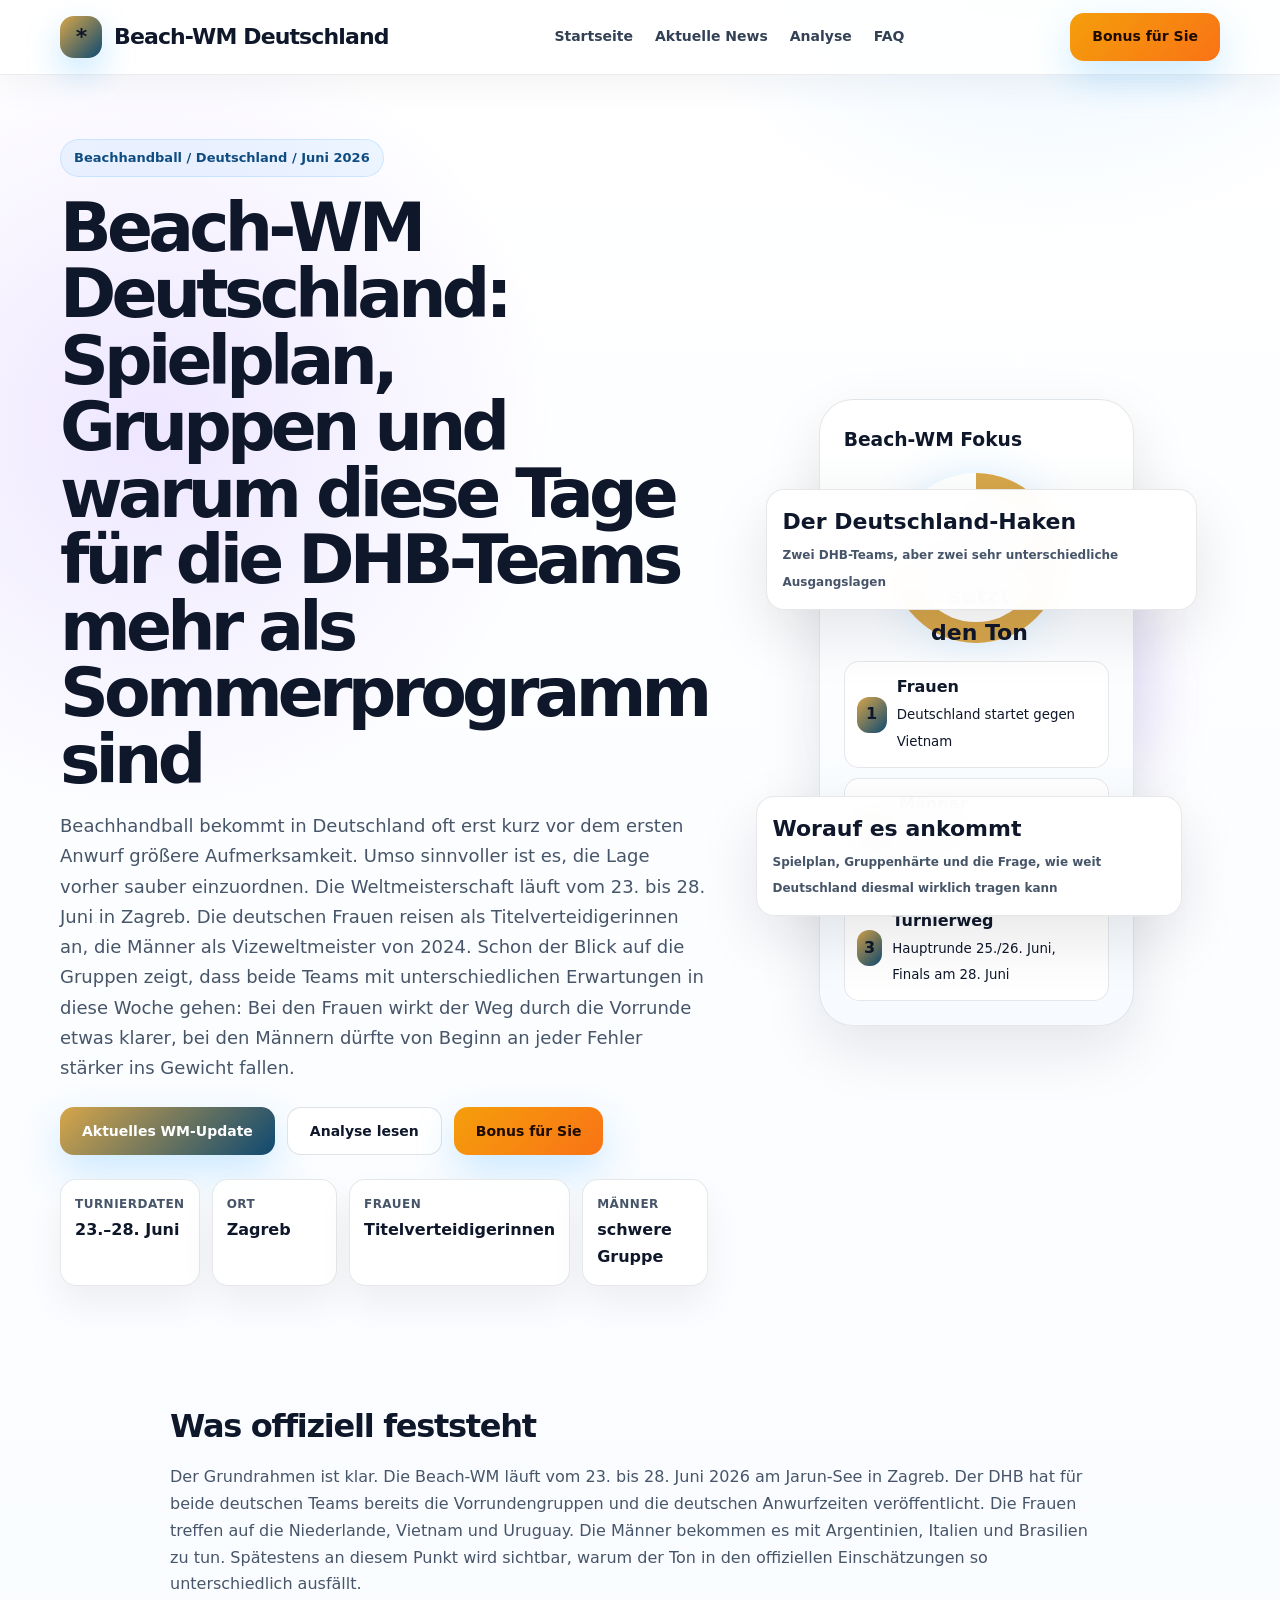
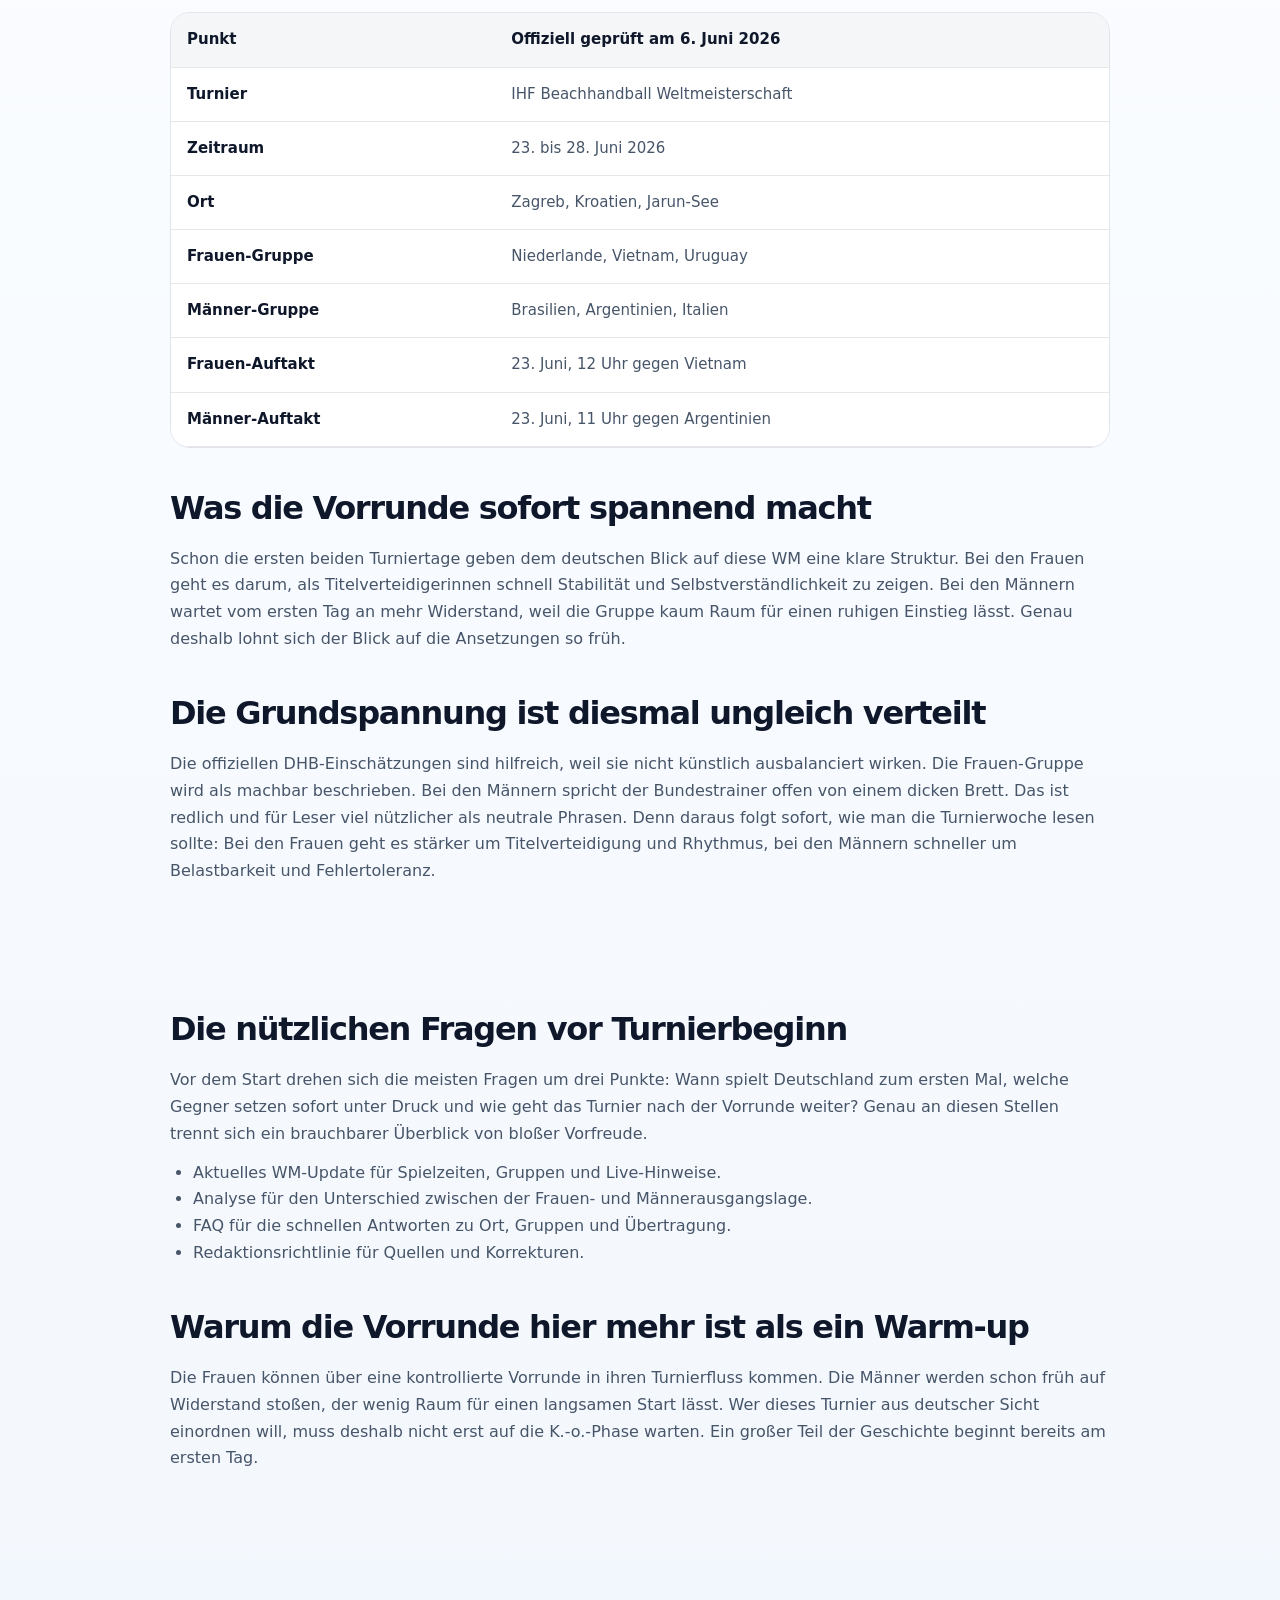
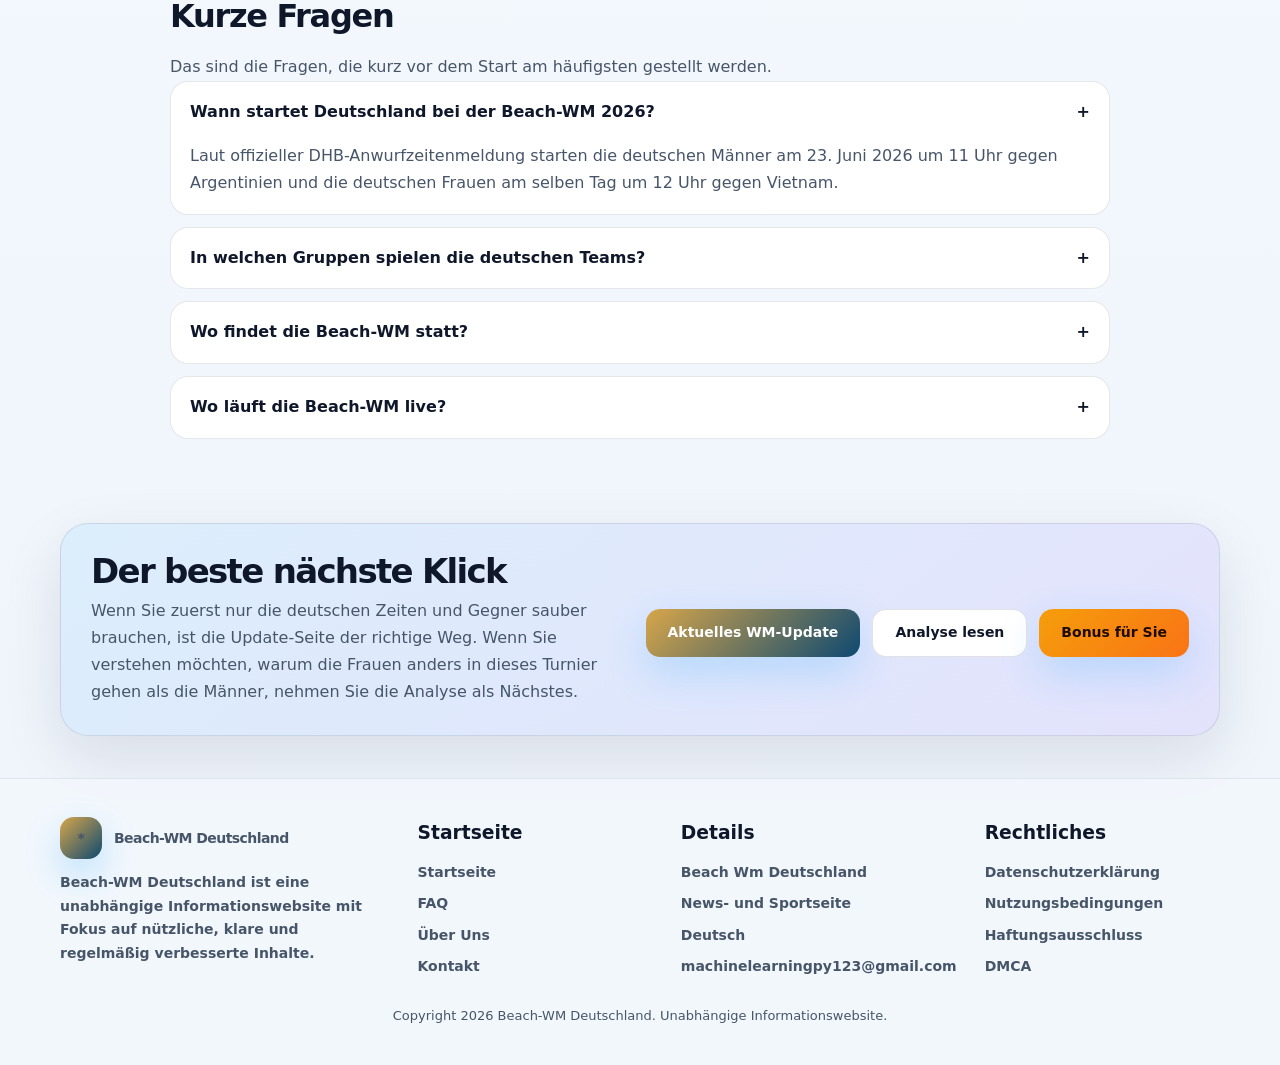
<file: index.html>
<!DOCTYPE html><html lang="de" dir="ltr"><head><meta charset="UTF-8" /><meta name="viewport" content="width=device-width, initial-scale=1.0" /><title>Beach-WM Deutschland | Spielplan, Gruppen und deutsche Titelchancen in Zagreb</title><meta name="description" content="Verfolgen Sie die Beach-WM Deutschland mit den offiziellen Vorrundengruppen, deutschen Anwurfzeiten, Live-Hinweisen und dem Blick auf Frauen-Titelverteidigung und Männer-Druck." /><meta name="robots" content="index, follow, max-image-preview:large" /><link rel="canonical" href="https://machinelearningpy123.github.io/beach-wm-deutschland/" /><meta property="og:title" content="Beach-WM Deutschland | Spielplan, Gruppen und deutsche Titelchancen in Zagreb" /><meta property="og:description" content="Verfolgen Sie die Beach-WM Deutschland mit den offiziellen Vorrundengruppen, deutschen Anwurfzeiten, Live-Hinweisen und dem Blick auf Frauen-Titelverteidigung und Männer-Druck." /><meta property="og:type" content="website" /><meta property="og:url" content="https://machinelearningpy123.github.io/beach-wm-deutschland/" /><meta property="og:image" content="https://machinelearningpy123.github.io/beach-wm-deutschland/assets/cover.svg" /><meta name="twitter:card" content="summary_large_image" /><meta name="twitter:image" content="https://machinelearningpy123.github.io/beach-wm-deutschland/assets/cover.svg" /><link rel="stylesheet" href="assets/style.css" /></head><body><header class="header"><div class="container nav"><a class="brand" href="index.html"><span class="logo">*</span><span>Beach-WM Deutschland</span></a><nav class="links" id="siteLinks"><a href="index.html">Startseite</a><a href="pages/latest-news.html">Aktuelle News</a><a href="pages/analysis.html">Analyse</a><a href="pages/faq.html">FAQ</a></nav><a class="btn bonus" href="https://www.effectivecpmnetwork.com/j9f627innq?key=be46e17df9e34aa3b5b8e77e88a34740" target="_blank" rel="noopener noreferrer">Bonus für Sie</a><button type="button" class="mobile" aria-label="Menü umschalten" aria-expanded="false" aria-controls="siteLinks">Menü</button></div></header><main>
<section class='hero'><div class='container hero-grid'><div><div class='kicker'>Beachhandball / Deutschland / Juni 2026</div><h1>Beach-WM Deutschland: Spielplan, Gruppen und warum diese Tage für die DHB-Teams mehr als Sommerprogramm sind</h1><p>Beachhandball bekommt in Deutschland oft erst kurz vor dem ersten Anwurf größere Aufmerksamkeit. Umso sinnvoller ist es, die Lage vorher sauber einzuordnen. Die Weltmeisterschaft läuft vom 23. bis 28. Juni in Zagreb. Die deutschen Frauen reisen als Titelverteidigerinnen an, die Männer als Vizeweltmeister von 2024. Schon der Blick auf die Gruppen zeigt, dass beide Teams mit unterschiedlichen Erwartungen in diese Woche gehen: Bei den Frauen wirkt der Weg durch die Vorrunde etwas klarer, bei den Männern dürfte von Beginn an jeder Fehler stärker ins Gewicht fallen.</p><div class='hero-actions'><a class='btn' href='pages/latest-news.html'>Aktuelles WM-Update</a><a class='btn secondary' href='pages/analysis.html'>Analyse lesen</a><a class='btn bonus' href='https://www.effectivecpmnetwork.com/j9f627innq?key=be46e17df9e34aa3b5b8e77e88a34740' target='_blank' rel='noopener noreferrer'>Bonus für Sie</a></div><div class='quick-info'><div class='info-card'><small>Turnierdaten</small><strong>23.–28. Juni</strong></div><div class='info-card'><small>Ort</small><strong>Zagreb</strong></div><div class='info-card'><small>Frauen</small><strong>Titelverteidigerinnen</strong></div><div class='info-card'><small>Männer</small><strong>schwere Gruppe</strong></div></div></div><div class='visual'><div class='float one'><strong>Der Deutschland-Haken</strong><span>Zwei DHB-Teams, aber zwei sehr unterschiedliche Ausgangslagen</span></div><div class='mockup'><h3>Beach-WM Fokus</h3><div class='mockup-ring'><span>Die Vorrunde setzt den Ton</span></div><div class='mock-row'><span class='mock-ico'>1</span><div><b>Frauen</b><br><small>Deutschland startet gegen Vietnam</small></div></div><div class='mock-row'><span class='mock-ico'>2</span><div><b>Männer</b><br><small>Auftakt direkt gegen Argentinien</small></div></div><div class='mock-row'><span class='mock-ico'>3</span><div><b>Turnierweg</b><br><small>Hauptrunde 25./26. Juni, Finals am 28. Juni</small></div></div></div><div class='float two'><strong>Worauf es ankommt</strong><span>Spielplan, Gruppenhärte und die Frage, wie weit Deutschland diesmal wirklich tragen kann</span></div></div></div></section>
<section class='section' id='turnierlage'><div class='container article'><h2>Was offiziell feststeht</h2><p>Der Grundrahmen ist klar. Die Beach-WM läuft vom 23. bis 28. Juni 2026 am Jarun-See in Zagreb. Der DHB hat für beide deutschen Teams bereits die Vorrundengruppen und die deutschen Anwurfzeiten veröffentlicht. Die Frauen treffen auf die Niederlande, Vietnam und Uruguay. Die Männer bekommen es mit Argentinien, Italien und Brasilien zu tun. Spätestens an diesem Punkt wird sichtbar, warum der Ton in den offiziellen Einschätzungen so unterschiedlich ausfällt.</p><div class='table-wrap'><table><tr><th>Punkt</th><th>Offiziell geprüft am 6. Juni 2026</th></tr><tr><td>Turnier</td><td>IHF Beachhandball Weltmeisterschaft</td></tr><tr><td>Zeitraum</td><td>23. bis 28. Juni 2026</td></tr><tr><td>Ort</td><td>Zagreb, Kroatien, Jarun-See</td></tr><tr><td>Frauen-Gruppe</td><td>Niederlande, Vietnam, Uruguay</td></tr><tr><td>Männer-Gruppe</td><td>Brasilien, Argentinien, Italien</td></tr><tr><td>Frauen-Auftakt</td><td>23. Juni, 12 Uhr gegen Vietnam</td></tr><tr><td>Männer-Auftakt</td><td>23. Juni, 11 Uhr gegen Argentinien</td></tr></table></div><h2>Was die Vorrunde sofort spannend macht</h2><p>Schon die ersten beiden Turniertage geben dem deutschen Blick auf diese WM eine klare Struktur. Bei den Frauen geht es darum, als Titelverteidigerinnen schnell Stabilität und Selbstverständlichkeit zu zeigen. Bei den Männern wartet vom ersten Tag an mehr Widerstand, weil die Gruppe kaum Raum für einen ruhigen Einstieg lässt. Genau deshalb lohnt sich der Blick auf die Ansetzungen so früh.</p><h2>Die Grundspannung ist diesmal ungleich verteilt</h2><p>Die offiziellen DHB-Einschätzungen sind hilfreich, weil sie nicht künstlich ausbalanciert wirken. Die Frauen-Gruppe wird als machbar beschrieben. Bei den Männern spricht der Bundestrainer offen von einem dicken Brett. Das ist redlich und für Leser viel nützlicher als neutrale Phrasen. Denn daraus folgt sofort, wie man die Turnierwoche lesen sollte: Bei den Frauen geht es stärker um Titelverteidigung und Rhythmus, bei den Männern schneller um Belastbarkeit und Fehlertoleranz.</p></div></section>
<section class='section'><div class='container article'><h2>Die nützlichen Fragen vor Turnierbeginn</h2><p>Vor dem Start drehen sich die meisten Fragen um drei Punkte: Wann spielt Deutschland zum ersten Mal, welche Gegner setzen sofort unter Druck und wie geht das Turnier nach der Vorrunde weiter? Genau an diesen Stellen trennt sich ein brauchbarer Überblick von bloßer Vorfreude.</p><ul><li><a href='pages/latest-news.html'>Aktuelles WM-Update</a> für Spielzeiten, Gruppen und Live-Hinweise.</li><li><a href='pages/analysis.html'>Analyse</a> für den Unterschied zwischen der Frauen- und Männerausgangslage.</li><li><a href='pages/faq.html'>FAQ</a> für die schnellen Antworten zu Ort, Gruppen und Übertragung.</li><li><a href='pages/editorial-policy.html'>Redaktionsrichtlinie</a> für Quellen und Korrekturen.</li></ul><h2>Warum die Vorrunde hier mehr ist als ein Warm-up</h2><p>Die Frauen können über eine kontrollierte Vorrunde in ihren Turnierfluss kommen. Die Männer werden schon früh auf Widerstand stoßen, der wenig Raum für einen langsamen Start lässt. Wer dieses Turnier aus deutscher Sicht einordnen will, muss deshalb nicht erst auf die K.-o.-Phase warten. Ein großer Teil der Geschichte beginnt bereits am ersten Tag.</p></div></section>
<section class='section'><div class='container article'><h2>Kurze Fragen</h2><p>Das sind die Fragen, die kurz vor dem Start am häufigsten gestellt werden.</p><div class='faq'><div class='faq-item active'><div class='faq-q'>Wann startet Deutschland bei der Beach-WM 2026? <span>+</span></div><div class='faq-a'><p>Laut offizieller DHB-Anwurfzeitenmeldung starten die deutschen Männer am 23. Juni 2026 um 11 Uhr gegen Argentinien und die deutschen Frauen am selben Tag um 12 Uhr gegen Vietnam.</p></div></div><div class='faq-item'><div class='faq-q'>In welchen Gruppen spielen die deutschen Teams? <span>+</span></div><div class='faq-a'><p>Die deutschen Frauen spielen laut offizieller DHB-Auslosungsmeldung in Gruppe A gegen die Niederlande, Vietnam und Uruguay. Die deutschen Männer wurden in Gruppe D mit Brasilien, Argentinien und Italien gelost.</p></div></div><div class='faq-item'><div class='faq-q'>Wo findet die Beach-WM statt? <span>+</span></div><div class='faq-a'><p>Die offizielle DHB-Eventseite und die IHF führen Zagreb in Kroatien als Austragungsort der Beachhandball-Weltmeisterschaft vom 23. bis 28. Juni 2026.</p></div></div><div class='faq-item'><div class='faq-q'>Wo läuft die Beach-WM live? <span>+</span></div><div class='faq-a'><p>Der DHB nennt Dyn als Live-Übertragungspartner. Die IHF kündigt zusätzlich Livestreams über den offiziellen Competitions-YouTube-Kanal mit möglichen Geobeschränkungen an.</p></div></div></div></div></section>
<section class='section'><div class='container'><div class='cta'><div><h2>Der beste nächste Klick</h2><p>Wenn Sie zuerst nur die deutschen Zeiten und Gegner sauber brauchen, ist die Update-Seite der richtige Weg. Wenn Sie verstehen möchten, warum die Frauen anders in dieses Turnier gehen als die Männer, nehmen Sie die Analyse als Nächstes.</p></div><div class='hero-actions'><a class='btn' href='pages/latest-news.html'>Aktuelles WM-Update</a><a class='btn secondary' href='pages/analysis.html'>Analyse lesen</a><a class='btn bonus' href='https://www.effectivecpmnetwork.com/j9f627innq?key=be46e17df9e34aa3b5b8e77e88a34740' target='_blank' rel='noopener noreferrer'>Bonus für Sie</a></div></div></div></section>
</main><footer class="footer"><div class="container footer-grid"><div><a class="brand" href="index.html"><span class="logo">*</span><span>Beach-WM Deutschland</span></a><p style="margin-top:12px">Beach-WM Deutschland ist eine unabhängige Informationswebsite mit Fokus auf nützliche, klare und regelmäßig verbesserte Inhalte.</p></div><div><h3>Startseite</h3><ul><li><a href="index.html">Startseite</a></li><li><a href="pages/faq.html">FAQ</a></li><li><a href="pages/about-us.html">Über Uns</a></li><li><a href="pages/contact-us.html">Kontakt</a></li></ul></div><div><h3>Details</h3><ul><li>Beach Wm Deutschland</li><li>News- und Sportseite</li><li>Deutsch</li><li><a href="mailto:machinelearningpy123@gmail.com">machinelearningpy123@gmail.com</a></li></ul></div><div><h3>Rechtliches</h3><ul><li><a href="pages/privacy-policy.html">Datenschutzerklärung</a></li><li><a href="pages/terms-and-conditions.html">Nutzungsbedingungen</a></li><li><a href="pages/disclaimer.html">Haftungsausschluss</a></li><li><a href="pages/dmca.html">DMCA</a></li></ul></div></div><div class="container copy">Copyright 2026 Beach-WM Deutschland. Unabhängige Informationswebsite.</div></footer><script type="application/ld+json">
{
  "@context": "https://schema.org",
  "@type": "WebSite",
  "@id": "https://machinelearningpy123.github.io/beach-wm-deutschland/#website",
  "name": "Beach-WM Deutschland",
  "url": "https://machinelearningpy123.github.io/beach-wm-deutschland/",
  "description": "Beach-WM Deutschland bündelt aktuelle Infos, Einordnung und Folgeseiten rund um Beach Wm Deutschland.",
  "inLanguage": "de",
  "publisher": {
    "@id": "https://machinelearningpy123.github.io/beach-wm-deutschland/#organization"
  }
}
</script>
<script type="application/ld+json">
{
  "@context": "https://schema.org",
  "@type": "Organization",
  "@id": "https://machinelearningpy123.github.io/beach-wm-deutschland/#organization",
  "name": "Beach-WM Deutschland",
  "url": "https://machinelearningpy123.github.io/beach-wm-deutschland/",
  "email": "machinelearningpy123@gmail.com",
  "contactPoint": [
    {
      "@type": "ContactPoint",
      "email": "machinelearningpy123@gmail.com",
      "contactType": "editorial"
    }
  ],
  "publishingPrinciples": "https://machinelearningpy123.github.io/beach-wm-deutschland/pages/editorial-policy.html"
}
</script>
<script type="application/ld+json">
{
  "@context": "https://schema.org",
  "@type": "BreadcrumbList",
  "itemListElement": [
    {
      "@type": "ListItem",
      "position": 1,
      "name": "Startseite",
      "item": "https://machinelearningpy123.github.io/beach-wm-deutschland/"
    }
  ]
}
</script>
<script type="application/ld+json">
{
  "@context": "https://schema.org",
  "@type": "CollectionPage",
  "@id": "https://machinelearningpy123.github.io/beach-wm-deutschland/#webpage",
  "url": "https://machinelearningpy123.github.io/beach-wm-deutschland/",
  "name": "Beach-WM Deutschland: Spielplan, Gruppen und warum diese Tage für die DHB-Teams mehr als Sommerprogramm sind",
  "description": "Verfolgen Sie die Beach-WM Deutschland mit den offiziellen Vorrundengruppen, deutschen Anwurfzeiten, Live-Hinweisen und dem Blick auf Frauen-Titelverteidigung und Männer-Druck.",
  "isPartOf": {
    "@id": "https://machinelearningpy123.github.io/beach-wm-deutschland/#website"
  },
  "inLanguage": "de",
  "about": {
    "@type": "Thing",
    "name": "Beach Wm Deutschland"
  },
  "hasPart": [
    {
      "@type": "WebPage",
      "name": "Aktuelle Beach-WM Deutschland News",
      "url": "https://machinelearningpy123.github.io/beach-wm-deutschland/pages/latest-news.html"
    },
    {
      "@type": "WebPage",
      "name": "Warum die Ausgangslage für Frauen und Männer nicht gleich ist",
      "url": "https://machinelearningpy123.github.io/beach-wm-deutschland/pages/analysis.html"
    },
    {
      "@type": "WebPage",
      "name": "Redaktionsrichtlinie",
      "url": "https://machinelearningpy123.github.io/beach-wm-deutschland/pages/editorial-policy.html"
    },
    {
      "@type": "WebPage",
      "name": "Beach-WM Deutschland FAQ",
      "url": "https://machinelearningpy123.github.io/beach-wm-deutschland/pages/faq.html"
    },
    {
      "@type": "WebPage",
      "name": "Über Uns",
      "url": "https://machinelearningpy123.github.io/beach-wm-deutschland/pages/about-us.html"
    },
    {
      "@type": "WebPage",
      "name": "Kontakt",
      "url": "https://machinelearningpy123.github.io/beach-wm-deutschland/pages/contact-us.html"
    }
  ]
}
</script>
<script type="application/ld+json">
{
  "@context": "https://schema.org",
  "@type": "FAQPage",
  "@id": "https://machinelearningpy123.github.io/beach-wm-deutschland/#faq",
  "url": "https://machinelearningpy123.github.io/beach-wm-deutschland/",
  "mainEntityOfPage": {
    "@id": "https://machinelearningpy123.github.io/beach-wm-deutschland/#webpage"
  },
  "mainEntity": [
    {
      "@type": "Question",
      "name": "Wann startet Deutschland bei der Beach-WM 2026?",
      "acceptedAnswer": {
        "@type": "Answer",
        "text": "Laut offizieller DHB-Anwurfzeitenmeldung starten die deutschen Männer am 23. Juni 2026 um 11 Uhr gegen Argentinien und die deutschen Frauen am selben Tag um 12 Uhr gegen Vietnam."
      }
    },
    {
      "@type": "Question",
      "name": "In welchen Gruppen spielen die deutschen Teams?",
      "acceptedAnswer": {
        "@type": "Answer",
        "text": "Die deutschen Frauen spielen laut offizieller DHB-Auslosungsmeldung in Gruppe A gegen die Niederlande, Vietnam und Uruguay. Die deutschen Männer wurden in Gruppe D mit Brasilien, Argentinien und Italien gelost."
      }
    },
    {
      "@type": "Question",
      "name": "Wo findet die Beach-WM statt?",
      "acceptedAnswer": {
        "@type": "Answer",
        "text": "Die offizielle DHB-Eventseite und die IHF führen Zagreb in Kroatien als Austragungsort der Beachhandball-Weltmeisterschaft vom 23. bis 28. Juni 2026."
      }
    },
    {
      "@type": "Question",
      "name": "Wo läuft die Beach-WM live?",
      "acceptedAnswer": {
        "@type": "Answer",
        "text": "Der DHB nennt Dyn als Live-Übertragungspartner. Die IHF kündigt zusätzlich Livestreams über den offiziellen Competitions-YouTube-Kanal mit möglichen Geobeschränkungen an."
      }
    }
  ]
}
</script>
<script type="application/ld+json">
{
  "@context": "https://schema.org",
  "@type": "SportsEvent",
  "@id": "https://machinelearningpy123.github.io/beach-wm-deutschland/#event",
  "name": "IHF Beachhandball Weltmeisterschaft",
  "startDate": "2026-06-23",
  "url": "https://machinelearningpy123.github.io/beach-wm-deutschland/",
  "mainEntityOfPage": {
    "@id": "https://machinelearningpy123.github.io/beach-wm-deutschland/#webpage"
  },
  "inLanguage": "de",
  "image": [
    "https://machinelearningpy123.github.io/beach-wm-deutschland/assets/cover.svg"
  ],
  "endDate": "2026-06-28",
  "description": "IHF Beachhandball Weltmeisterschaft 2026 mit den deutschen Frauen- und Männerteams in Zagreb.",
  "eventStatus": "https://schema.org/EventScheduled",
  "eventAttendanceMode": "https://schema.org/OfflineEventAttendanceMode",
  "sport": "Beachhandball",
  "location": {
    "@type": "Place",
    "name": "Jarun-See Zagreb",
    "address": "Zagreb, Kroatien"
  },
  "organizer": {
    "@type": "Organization",
    "name": "IHF"
  },
  "competitor": [
    {
      "@type": "SportsTeam",
      "name": "Deutschland Frauen Beachhandball"
    },
    {
      "@type": "SportsTeam",
      "name": "Deutschland Männer Beachhandball"
    }
  ],
  "performer": [
    {
      "@type": "SportsTeam",
      "name": "Deutschland Frauen Beachhandball"
    },
    {
      "@type": "SportsTeam",
      "name": "Deutschland Männer Beachhandball"
    }
  ],
  "offers": {
    "@type": "Offer",
    "url": "https://www.dhb.de/event/ihf-beachhandball-weltmeisterschaft"
  }
}
</script><script src="assets/script.js"></script></body></html>
</file>
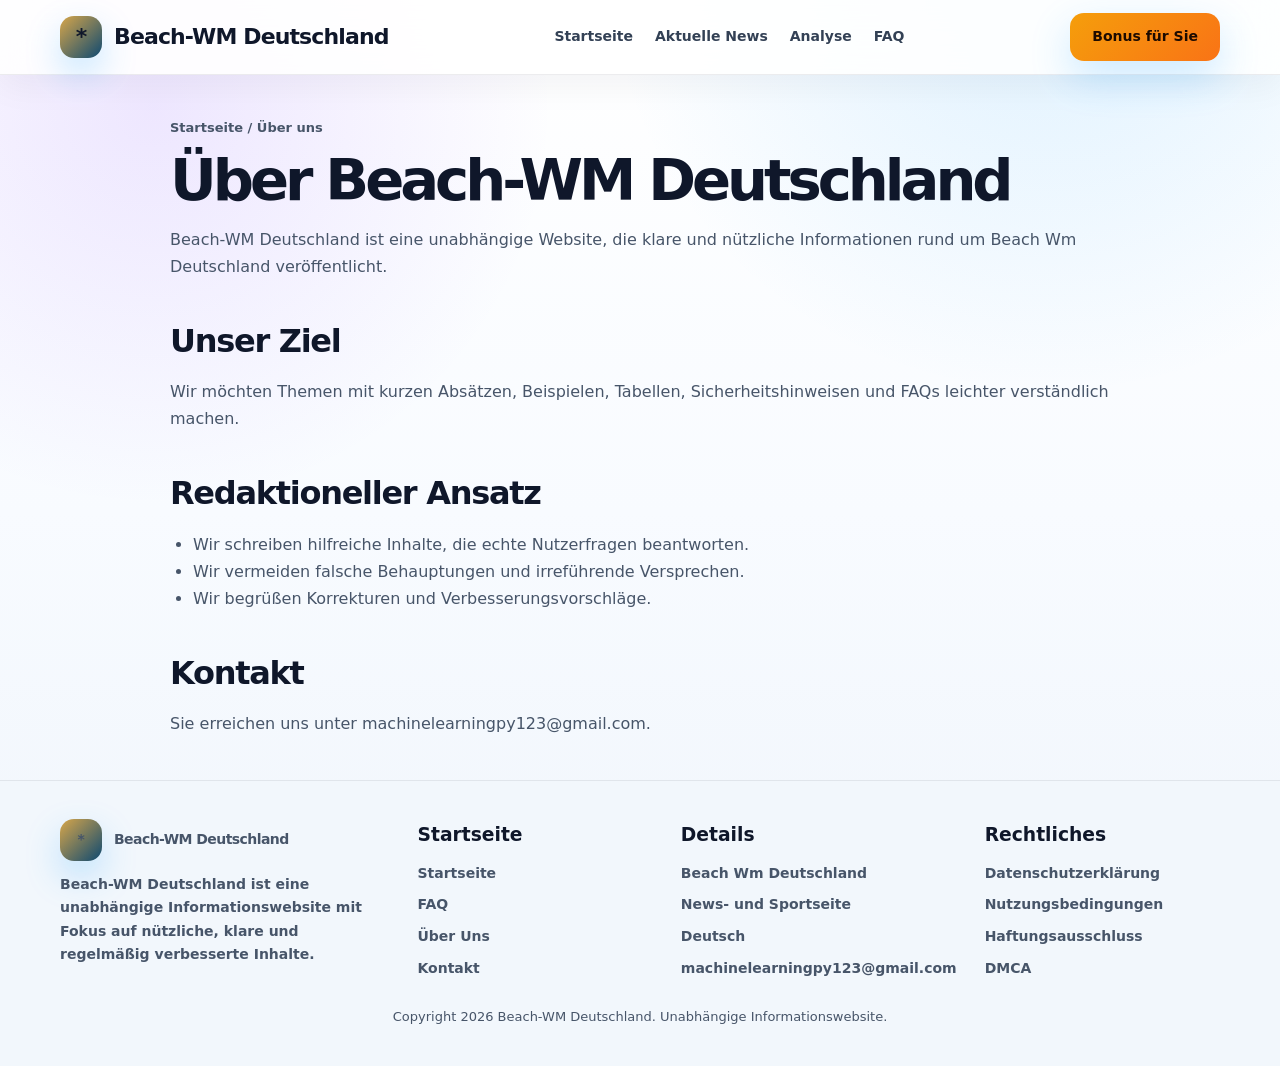
<file: pages/about-us.html>
<!DOCTYPE html><html lang="de" dir="ltr"><head><meta charset="UTF-8" /><meta name="viewport" content="width=device-width, initial-scale=1.0" /><title>Über Uns | Beach-WM Deutschland</title><meta name="description" content="Erfahren Sie mehr über Beach-WM Deutschland, unsere Mission, den redaktionellen Ansatz und unsere Inhaltsstandards." /><meta name="robots" content="index, follow, max-image-preview:large" /><link rel="canonical" href="https://machinelearningpy123.github.io/beach-wm-deutschland/pages/about-us.html" /><meta property="og:title" content="Über Uns | Beach-WM Deutschland" /><meta property="og:description" content="Erfahren Sie mehr über Beach-WM Deutschland, unsere Mission, den redaktionellen Ansatz und unsere Inhaltsstandards." /><meta property="og:type" content="website" /><meta property="og:url" content="https://machinelearningpy123.github.io/beach-wm-deutschland/pages/about-us.html" /><meta property="og:image" content="https://machinelearningpy123.github.io/beach-wm-deutschland/assets/cover.svg" /><meta name="twitter:card" content="summary_large_image" /><meta name="twitter:image" content="https://machinelearningpy123.github.io/beach-wm-deutschland/assets/cover.svg" /><link rel="stylesheet" href="../assets/style.css" /></head><body><header class="header"><div class="container nav"><a class="brand" href="../index.html"><span class="logo">*</span><span>Beach-WM Deutschland</span></a><nav class="links" id="siteLinks"><a href="../index.html">Startseite</a><a href="../pages/latest-news.html">Aktuelle News</a><a href="../pages/analysis.html">Analyse</a><a href="../pages/faq.html">FAQ</a></nav><a class="btn bonus" href="https://www.effectivecpmnetwork.com/j9f627innq?key=be46e17df9e34aa3b5b8e77e88a34740" target="_blank" rel="noopener noreferrer">Bonus für Sie</a><button type="button" class="mobile" aria-label="Menü umschalten" aria-expanded="false" aria-controls="siteLinks">Menü</button></div></header><main class="section"><div class="container article"><div class="breadcrumb"><a href="../index.html">Startseite</a> / Über uns</div><h1>Über Beach-WM Deutschland</h1><p>Beach-WM Deutschland ist eine unabhängige Website, die klare und nützliche Informationen rund um Beach Wm Deutschland veröffentlicht.</p><h2>Unser Ziel</h2><p>Wir möchten Themen mit kurzen Absätzen, Beispielen, Tabellen, Sicherheitshinweisen und FAQs leichter verständlich machen.</p><h2>Redaktioneller Ansatz</h2><ul><li>Wir schreiben hilfreiche Inhalte, die echte Nutzerfragen beantworten.</li><li>Wir vermeiden falsche Behauptungen und irreführende Versprechen.</li><li>Wir begrüßen Korrekturen und Verbesserungsvorschläge.</li></ul><h2>Kontakt</h2><p>Sie erreichen uns unter <a href="mailto:machinelearningpy123@gmail.com">machinelearningpy123@gmail.com</a>.</p></div></main><footer class="footer"><div class="container footer-grid"><div><a class="brand" href="../index.html"><span class="logo">*</span><span>Beach-WM Deutschland</span></a><p style="margin-top:12px">Beach-WM Deutschland ist eine unabhängige Informationswebsite mit Fokus auf nützliche, klare und regelmäßig verbesserte Inhalte.</p></div><div><h3>Startseite</h3><ul><li><a href="../index.html">Startseite</a></li><li><a href="../pages/faq.html">FAQ</a></li><li><a href="../pages/about-us.html">Über Uns</a></li><li><a href="../pages/contact-us.html">Kontakt</a></li></ul></div><div><h3>Details</h3><ul><li>Beach Wm Deutschland</li><li>News- und Sportseite</li><li>Deutsch</li><li><a href="mailto:machinelearningpy123@gmail.com">machinelearningpy123@gmail.com</a></li></ul></div><div><h3>Rechtliches</h3><ul><li><a href="../pages/privacy-policy.html">Datenschutzerklärung</a></li><li><a href="../pages/terms-and-conditions.html">Nutzungsbedingungen</a></li><li><a href="../pages/disclaimer.html">Haftungsausschluss</a></li><li><a href="../pages/dmca.html">DMCA</a></li></ul></div></div><div class="container copy">Copyright 2026 Beach-WM Deutschland. Unabhängige Informationswebsite.</div></footer><script type="application/ld+json">
{
  "@context": "https://schema.org",
  "@type": "WebSite",
  "@id": "https://machinelearningpy123.github.io/beach-wm-deutschland/#website",
  "name": "Beach-WM Deutschland",
  "url": "https://machinelearningpy123.github.io/beach-wm-deutschland/",
  "description": "Beach-WM Deutschland bündelt aktuelle Infos, Einordnung und Folgeseiten rund um Beach Wm Deutschland.",
  "inLanguage": "de",
  "publisher": {
    "@id": "https://machinelearningpy123.github.io/beach-wm-deutschland/#organization"
  }
}
</script>
<script type="application/ld+json">
{
  "@context": "https://schema.org",
  "@type": "Organization",
  "@id": "https://machinelearningpy123.github.io/beach-wm-deutschland/#organization",
  "name": "Beach-WM Deutschland",
  "url": "https://machinelearningpy123.github.io/beach-wm-deutschland/",
  "email": "machinelearningpy123@gmail.com",
  "contactPoint": [
    {
      "@type": "ContactPoint",
      "email": "machinelearningpy123@gmail.com",
      "contactType": "editorial"
    }
  ],
  "publishingPrinciples": "https://machinelearningpy123.github.io/beach-wm-deutschland/pages/editorial-policy.html"
}
</script>
<script type="application/ld+json">
{
  "@context": "https://schema.org",
  "@type": "BreadcrumbList",
  "itemListElement": [
    {
      "@type": "ListItem",
      "position": 1,
      "name": "Startseite",
      "item": "https://machinelearningpy123.github.io/beach-wm-deutschland/"
    },
    {
      "@type": "ListItem",
      "position": 2,
      "name": "Über Uns",
      "item": "https://machinelearningpy123.github.io/beach-wm-deutschland/pages/about-us.html"
    }
  ]
}
</script>
<script type="application/ld+json">
{
  "@context": "https://schema.org",
  "@type": "AboutPage",
  "@id": "https://machinelearningpy123.github.io/beach-wm-deutschland/pages/about-us.html#webpage",
  "url": "https://machinelearningpy123.github.io/beach-wm-deutschland/pages/about-us.html",
  "name": "Über Uns",
  "description": "Erfahren Sie mehr über Beach-WM Deutschland, unsere Mission, den redaktionellen Ansatz und unsere Inhaltsstandards.",
  "isPartOf": {
    "@id": "https://machinelearningpy123.github.io/beach-wm-deutschland/#website"
  },
  "inLanguage": "de",
  "about": {
    "@type": "Thing",
    "name": "Beach Wm Deutschland"
  }
}
</script><script src="../assets/script.js"></script></body></html>
</file>
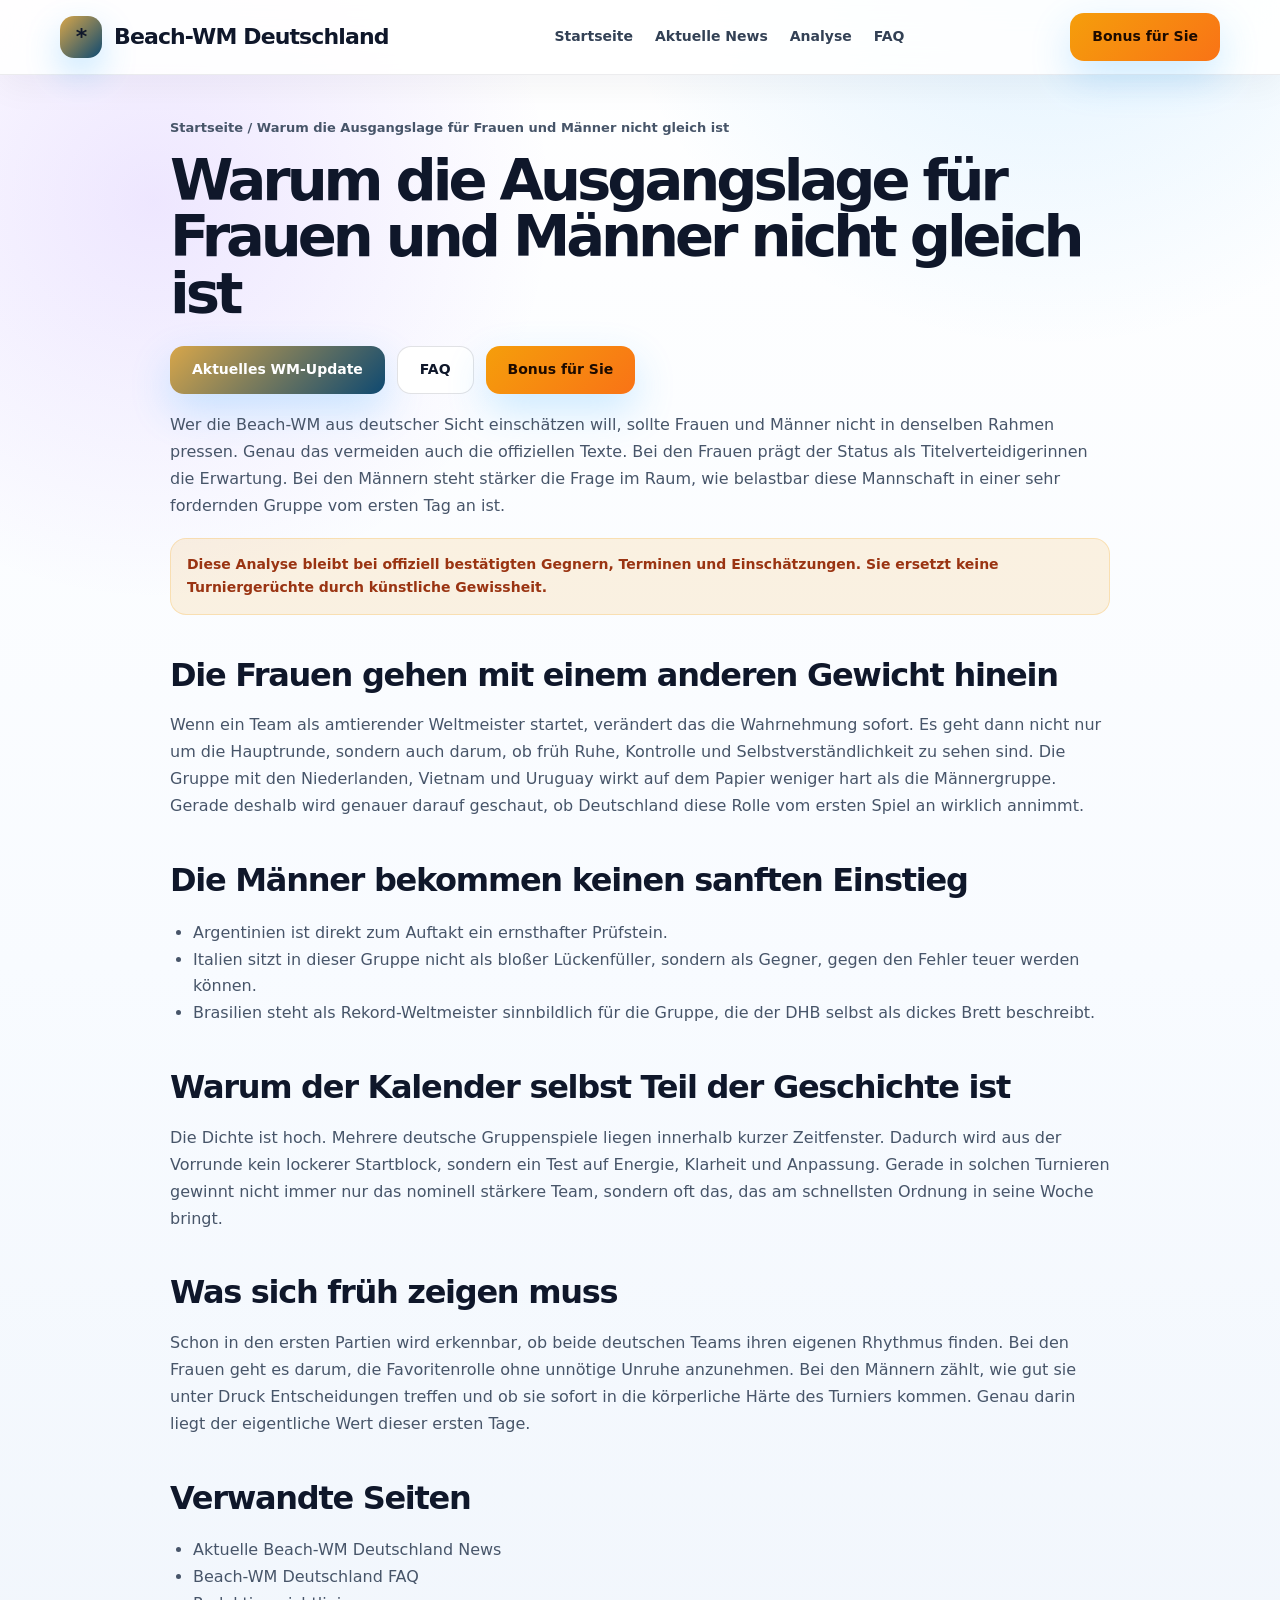
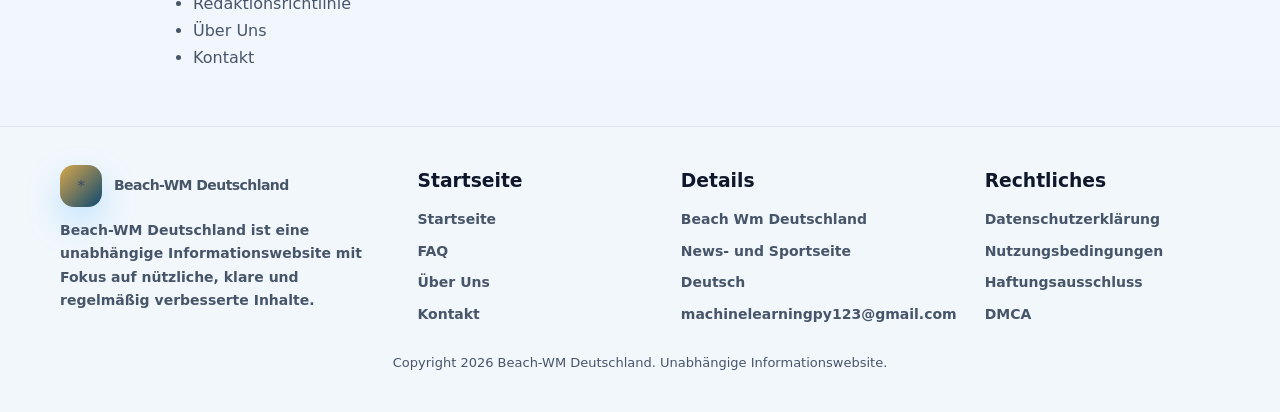
<file: pages/analysis.html>
<!DOCTYPE html><html lang="de" dir="ltr"><head><meta charset="UTF-8" /><meta name="viewport" content="width=device-width, initial-scale=1.0" /><title>Beach-WM Deutschland Analyse | Warum die Ausgangslage für Frauen und Männer nicht gleich ist</title><meta name="description" content="Eine saubere Einordnung der deutschen Beach-WM-Lage mit Titelverteidigerinnen bei den Frauen, härterer Männergruppe und dem Wert der frühen Turniertage." /><meta name="robots" content="index, follow, max-image-preview:large" /><link rel="canonical" href="https://machinelearningpy123.github.io/beach-wm-deutschland/pages/analysis.html" /><meta property="og:title" content="Beach-WM Deutschland Analyse | Warum die Ausgangslage für Frauen und Männer nicht gleich ist" /><meta property="og:description" content="Eine saubere Einordnung der deutschen Beach-WM-Lage mit Titelverteidigerinnen bei den Frauen, härterer Männergruppe und dem Wert der frühen Turniertage." /><meta property="og:type" content="article" /><meta property="og:url" content="https://machinelearningpy123.github.io/beach-wm-deutschland/pages/analysis.html" /><meta property="og:image" content="https://machinelearningpy123.github.io/beach-wm-deutschland/assets/cover.svg" /><meta name="twitter:card" content="summary_large_image" /><meta name="twitter:image" content="https://machinelearningpy123.github.io/beach-wm-deutschland/assets/cover.svg" /><link rel="stylesheet" href="../assets/style.css" /></head><body><header class="header"><div class="container nav"><a class="brand" href="../index.html"><span class="logo">*</span><span>Beach-WM Deutschland</span></a><nav class="links" id="siteLinks"><a href="../index.html">Startseite</a><a href="../pages/latest-news.html">Aktuelle News</a><a href="../pages/analysis.html">Analyse</a><a href="../pages/faq.html">FAQ</a></nav><a class="btn bonus" href="https://www.effectivecpmnetwork.com/j9f627innq?key=be46e17df9e34aa3b5b8e77e88a34740" target="_blank" rel="noopener noreferrer">Bonus für Sie</a><button type="button" class="mobile" aria-label="Menü umschalten" aria-expanded="false" aria-controls="siteLinks">Menü</button></div></header><main class='section'><div class='container article'><div class='breadcrumb'><a href='../index.html'>Startseite</a> / Warum die Ausgangslage für Frauen und Männer nicht gleich ist</div><h1>Warum die Ausgangslage für Frauen und Männer nicht gleich ist</h1><div class='hero-actions'><a class='btn' href='latest-news.html'>Aktuelles WM-Update</a><a class='btn secondary' href='faq.html'>FAQ</a><a class='btn bonus' href='https://www.effectivecpmnetwork.com/j9f627innq?key=be46e17df9e34aa3b5b8e77e88a34740' target='_blank' rel='noopener noreferrer'>Bonus für Sie</a></div><p>Wer die Beach-WM aus deutscher Sicht einschätzen will, sollte Frauen und Männer nicht in denselben Rahmen pressen. Genau das vermeiden auch die offiziellen Texte. Bei den Frauen prägt der Status als Titelverteidigerinnen die Erwartung. Bei den Männern steht stärker die Frage im Raum, wie belastbar diese Mannschaft in einer sehr fordernden Gruppe vom ersten Tag an ist.</p><div class='notice'>Diese Analyse bleibt bei offiziell bestätigten Gegnern, Terminen und Einschätzungen. Sie ersetzt keine Turniergerüchte durch künstliche Gewissheit.</div><h2>Die Frauen gehen mit einem anderen Gewicht hinein</h2><p>Wenn ein Team als amtierender Weltmeister startet, verändert das die Wahrnehmung sofort. Es geht dann nicht nur um die Hauptrunde, sondern auch darum, ob früh Ruhe, Kontrolle und Selbstverständlichkeit zu sehen sind. Die Gruppe mit den Niederlanden, Vietnam und Uruguay wirkt auf dem Papier weniger hart als die Männergruppe. Gerade deshalb wird genauer darauf geschaut, ob Deutschland diese Rolle vom ersten Spiel an wirklich annimmt.</p><h2>Die Männer bekommen keinen sanften Einstieg</h2><ul><li>Argentinien ist direkt zum Auftakt ein ernsthafter Prüfstein.</li><li>Italien sitzt in dieser Gruppe nicht als bloßer Lückenfüller, sondern als Gegner, gegen den Fehler teuer werden können.</li><li>Brasilien steht als Rekord-Weltmeister sinnbildlich für die Gruppe, die der DHB selbst als dickes Brett beschreibt.</li></ul><h2>Warum der Kalender selbst Teil der Geschichte ist</h2><p>Die Dichte ist hoch. Mehrere deutsche Gruppenspiele liegen innerhalb kurzer Zeitfenster. Dadurch wird aus der Vorrunde kein lockerer Startblock, sondern ein Test auf Energie, Klarheit und Anpassung. Gerade in solchen Turnieren gewinnt nicht immer nur das nominell stärkere Team, sondern oft das, das am schnellsten Ordnung in seine Woche bringt.</p><h2>Was sich früh zeigen muss</h2><p>Schon in den ersten Partien wird erkennbar, ob beide deutschen Teams ihren eigenen Rhythmus finden. Bei den Frauen geht es darum, die Favoritenrolle ohne unnötige Unruhe anzunehmen. Bei den Männern zählt, wie gut sie unter Druck Entscheidungen treffen und ob sie sofort in die körperliche Härte des Turniers kommen. Genau darin liegt der eigentliche Wert dieser ersten Tage.</p><h2>Verwandte Seiten</h2><ul><li><a href='latest-news.html'>Aktuelle Beach-WM Deutschland News</a></li><li><a href='faq.html'>Beach-WM Deutschland FAQ</a></li><li><a href='editorial-policy.html'>Redaktionsrichtlinie</a></li><li><a href='about-us.html'>Über Uns</a></li><li><a href='contact-us.html'>Kontakt</a></li></ul></div></main><footer class="footer"><div class="container footer-grid"><div><a class="brand" href="../index.html"><span class="logo">*</span><span>Beach-WM Deutschland</span></a><p style="margin-top:12px">Beach-WM Deutschland ist eine unabhängige Informationswebsite mit Fokus auf nützliche, klare und regelmäßig verbesserte Inhalte.</p></div><div><h3>Startseite</h3><ul><li><a href="../index.html">Startseite</a></li><li><a href="../pages/faq.html">FAQ</a></li><li><a href="../pages/about-us.html">Über Uns</a></li><li><a href="../pages/contact-us.html">Kontakt</a></li></ul></div><div><h3>Details</h3><ul><li>Beach Wm Deutschland</li><li>News- und Sportseite</li><li>Deutsch</li><li><a href="mailto:machinelearningpy123@gmail.com">machinelearningpy123@gmail.com</a></li></ul></div><div><h3>Rechtliches</h3><ul><li><a href="../pages/privacy-policy.html">Datenschutzerklärung</a></li><li><a href="../pages/terms-and-conditions.html">Nutzungsbedingungen</a></li><li><a href="../pages/disclaimer.html">Haftungsausschluss</a></li><li><a href="../pages/dmca.html">DMCA</a></li></ul></div></div><div class="container copy">Copyright 2026 Beach-WM Deutschland. Unabhängige Informationswebsite.</div></footer><script type="application/ld+json">
{
  "@context": "https://schema.org",
  "@type": "WebSite",
  "@id": "https://machinelearningpy123.github.io/beach-wm-deutschland/#website",
  "name": "Beach-WM Deutschland",
  "url": "https://machinelearningpy123.github.io/beach-wm-deutschland/",
  "description": "Beach-WM Deutschland bündelt aktuelle Infos, Einordnung und Folgeseiten rund um Beach Wm Deutschland.",
  "inLanguage": "de",
  "publisher": {
    "@id": "https://machinelearningpy123.github.io/beach-wm-deutschland/#organization"
  }
}
</script>
<script type="application/ld+json">
{
  "@context": "https://schema.org",
  "@type": "Organization",
  "@id": "https://machinelearningpy123.github.io/beach-wm-deutschland/#organization",
  "name": "Beach-WM Deutschland",
  "url": "https://machinelearningpy123.github.io/beach-wm-deutschland/",
  "email": "machinelearningpy123@gmail.com",
  "contactPoint": [
    {
      "@type": "ContactPoint",
      "email": "machinelearningpy123@gmail.com",
      "contactType": "editorial"
    }
  ],
  "publishingPrinciples": "https://machinelearningpy123.github.io/beach-wm-deutschland/pages/editorial-policy.html"
}
</script>
<script type="application/ld+json">
{
  "@context": "https://schema.org",
  "@type": "BreadcrumbList",
  "itemListElement": [
    {
      "@type": "ListItem",
      "position": 1,
      "name": "Startseite",
      "item": "https://machinelearningpy123.github.io/beach-wm-deutschland/"
    },
    {
      "@type": "ListItem",
      "position": 2,
      "name": "Warum die Ausgangslage für Frauen und Männer nicht gleich ist",
      "item": "https://machinelearningpy123.github.io/beach-wm-deutschland/pages/analysis.html"
    }
  ]
}
</script>
<script type="application/ld+json">
{
  "@context": "https://schema.org",
  "@type": "WebPage",
  "@id": "https://machinelearningpy123.github.io/beach-wm-deutschland/pages/analysis.html#webpage",
  "url": "https://machinelearningpy123.github.io/beach-wm-deutschland/pages/analysis.html",
  "name": "Warum die Ausgangslage für Frauen und Männer nicht gleich ist",
  "description": "Eine saubere Einordnung der deutschen Beach-WM-Lage mit Titelverteidigerinnen bei den Frauen, härterer Männergruppe und dem Wert der frühen Turniertage.",
  "isPartOf": {
    "@id": "https://machinelearningpy123.github.io/beach-wm-deutschland/#website"
  },
  "inLanguage": "de",
  "about": {
    "@type": "Thing",
    "name": "Beach Wm Deutschland"
  }
}
</script>
<script type="application/ld+json">
{
  "@context": "https://schema.org",
  "@type": "NewsArticle",
  "@id": "https://machinelearningpy123.github.io/beach-wm-deutschland/pages/analysis.html#article",
  "headline": "Warum die Ausgangslage für Frauen und Männer nicht gleich ist",
  "description": "Eine saubere Einordnung der deutschen Beach-WM-Lage mit Titelverteidigerinnen bei den Frauen, härterer Männergruppe und dem Wert der frühen Turniertage.",
  "author": {
    "@id": "https://machinelearningpy123.github.io/beach-wm-deutschland/#organization"
  },
  "publisher": {
    "@id": "https://machinelearningpy123.github.io/beach-wm-deutschland/#organization"
  },
  "datePublished": "2026-06-06T16:51:32Z",
  "dateModified": "2026-06-06T16:51:32Z",
  "mainEntityOfPage": {
    "@id": "https://machinelearningpy123.github.io/beach-wm-deutschland/pages/analysis.html#webpage"
  },
  "url": "https://machinelearningpy123.github.io/beach-wm-deutschland/pages/analysis.html",
  "inLanguage": "de",
  "isAccessibleForFree": true,
  "about": {
    "@type": "Thing",
    "name": "Beach Wm Deutschland"
  },
  "keywords": "beach wm deutschland",
  "image": [
    "https://machinelearningpy123.github.io/beach-wm-deutschland/assets/cover.svg"
  ],
  "articleSection": "Analysis"
}
</script><script src="../assets/script.js"></script></body></html>
</file>
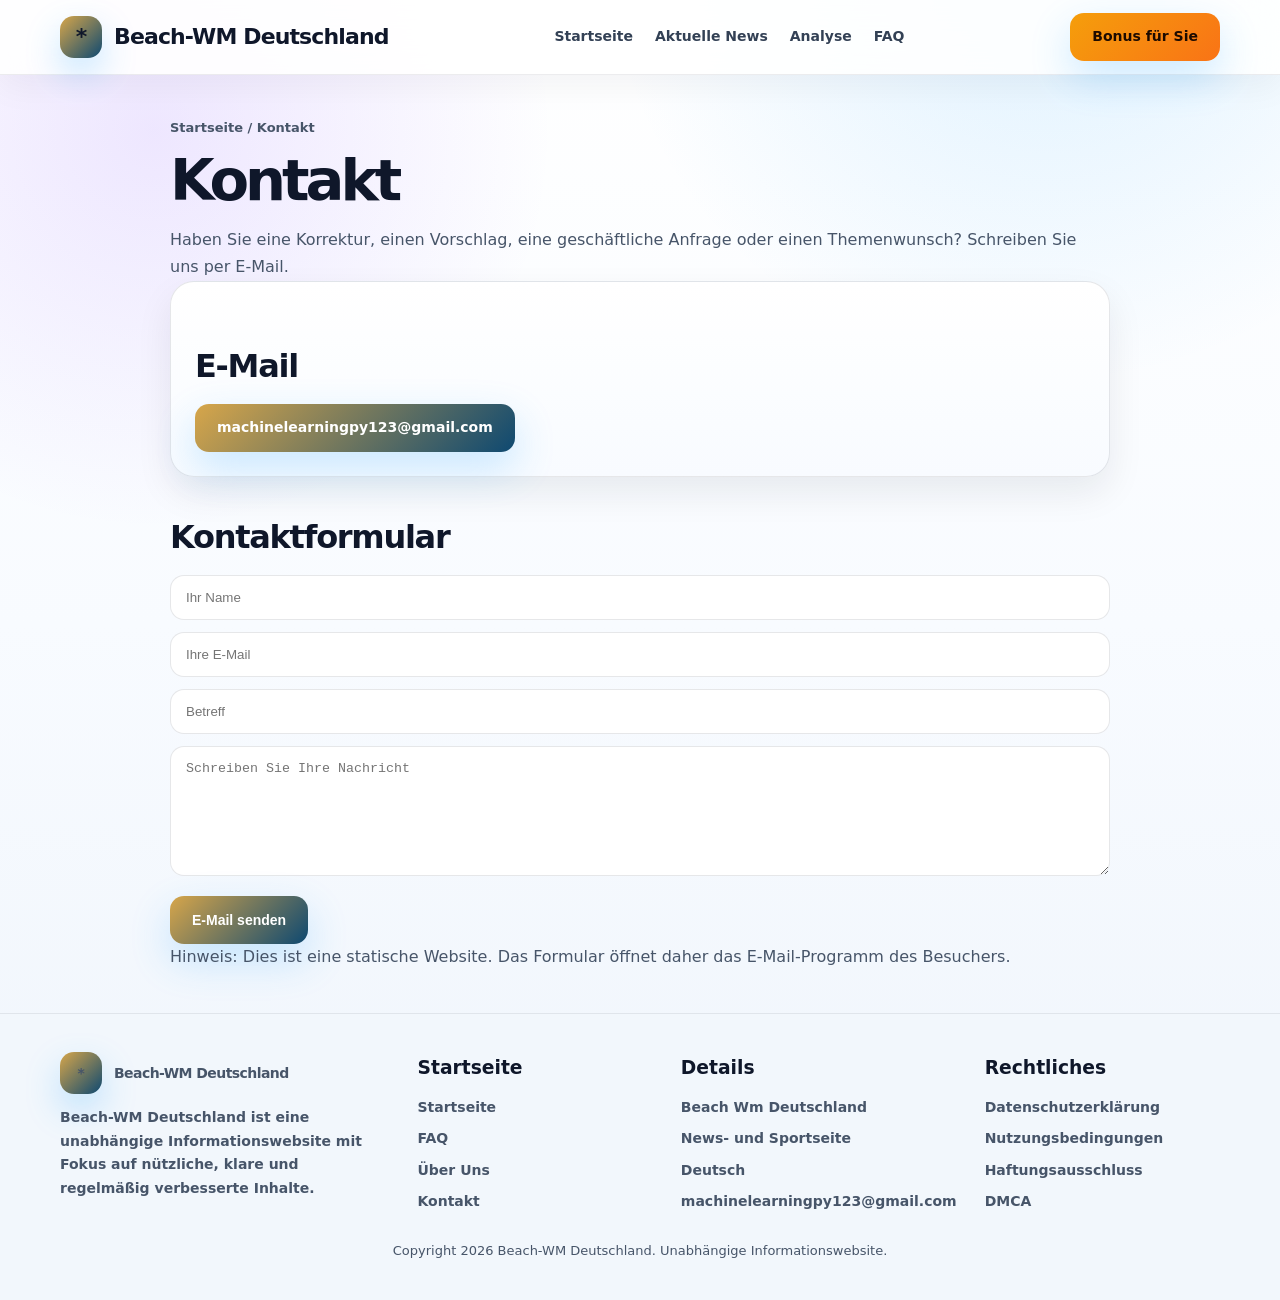
<file: pages/contact-us.html>
<!DOCTYPE html><html lang="de" dir="ltr"><head><meta charset="UTF-8" /><meta name="viewport" content="width=device-width, initial-scale=1.0" /><title>Kontakt | Beach-WM Deutschland</title><meta name="description" content="Kontaktieren Sie Beach-WM Deutschland per E-Mail für Korrekturen, Vorschläge, geschäftliche Anfragen und Feedback." /><meta name="robots" content="index, follow, max-image-preview:large" /><link rel="canonical" href="https://machinelearningpy123.github.io/beach-wm-deutschland/pages/contact-us.html" /><meta property="og:title" content="Kontakt | Beach-WM Deutschland" /><meta property="og:description" content="Kontaktieren Sie Beach-WM Deutschland per E-Mail für Korrekturen, Vorschläge, geschäftliche Anfragen und Feedback." /><meta property="og:type" content="website" /><meta property="og:url" content="https://machinelearningpy123.github.io/beach-wm-deutschland/pages/contact-us.html" /><meta property="og:image" content="https://machinelearningpy123.github.io/beach-wm-deutschland/assets/cover.svg" /><meta name="twitter:card" content="summary_large_image" /><meta name="twitter:image" content="https://machinelearningpy123.github.io/beach-wm-deutschland/assets/cover.svg" /><link rel="stylesheet" href="../assets/style.css" /></head><body><header class="header"><div class="container nav"><a class="brand" href="../index.html"><span class="logo">*</span><span>Beach-WM Deutschland</span></a><nav class="links" id="siteLinks"><a href="../index.html">Startseite</a><a href="../pages/latest-news.html">Aktuelle News</a><a href="../pages/analysis.html">Analyse</a><a href="../pages/faq.html">FAQ</a></nav><a class="btn bonus" href="https://www.effectivecpmnetwork.com/j9f627innq?key=be46e17df9e34aa3b5b8e77e88a34740" target="_blank" rel="noopener noreferrer">Bonus für Sie</a><button type="button" class="mobile" aria-label="Menü umschalten" aria-expanded="false" aria-controls="siteLinks">Menü</button></div></header><main class="section"><div class="container article"><div class="breadcrumb"><a href="../index.html">Startseite</a> / Kontakt</div><h1>Kontakt</h1><p>Haben Sie eine Korrektur, einen Vorschlag, eine geschäftliche Anfrage oder einen Themenwunsch? Schreiben Sie uns per E-Mail.</p><div class="card"><h2>E-Mail</h2><p><a class="btn" href="mailto:machinelearningpy123@gmail.com">machinelearningpy123@gmail.com</a></p></div><h2>Kontaktformular</h2><form class="contact-form" action="mailto:machinelearningpy123@gmail.com" method="post" enctype="text/plain"><input type="text" name="name" placeholder="Ihr Name" /><input type="email" name="email" placeholder="Ihre E-Mail" /><input type="text" name="subject" placeholder="Betreff" /><textarea name="message" placeholder="Schreiben Sie Ihre Nachricht"></textarea><button class="btn" type="submit">E-Mail senden</button></form><p class="muted">Hinweis: Dies ist eine statische Website. Das Formular öffnet daher das E-Mail-Programm des Besuchers.</p></div></main><footer class="footer"><div class="container footer-grid"><div><a class="brand" href="../index.html"><span class="logo">*</span><span>Beach-WM Deutschland</span></a><p style="margin-top:12px">Beach-WM Deutschland ist eine unabhängige Informationswebsite mit Fokus auf nützliche, klare und regelmäßig verbesserte Inhalte.</p></div><div><h3>Startseite</h3><ul><li><a href="../index.html">Startseite</a></li><li><a href="../pages/faq.html">FAQ</a></li><li><a href="../pages/about-us.html">Über Uns</a></li><li><a href="../pages/contact-us.html">Kontakt</a></li></ul></div><div><h3>Details</h3><ul><li>Beach Wm Deutschland</li><li>News- und Sportseite</li><li>Deutsch</li><li><a href="mailto:machinelearningpy123@gmail.com">machinelearningpy123@gmail.com</a></li></ul></div><div><h3>Rechtliches</h3><ul><li><a href="../pages/privacy-policy.html">Datenschutzerklärung</a></li><li><a href="../pages/terms-and-conditions.html">Nutzungsbedingungen</a></li><li><a href="../pages/disclaimer.html">Haftungsausschluss</a></li><li><a href="../pages/dmca.html">DMCA</a></li></ul></div></div><div class="container copy">Copyright 2026 Beach-WM Deutschland. Unabhängige Informationswebsite.</div></footer><script type="application/ld+json">
{
  "@context": "https://schema.org",
  "@type": "WebSite",
  "@id": "https://machinelearningpy123.github.io/beach-wm-deutschland/#website",
  "name": "Beach-WM Deutschland",
  "url": "https://machinelearningpy123.github.io/beach-wm-deutschland/",
  "description": "Beach-WM Deutschland bündelt aktuelle Infos, Einordnung und Folgeseiten rund um Beach Wm Deutschland.",
  "inLanguage": "de",
  "publisher": {
    "@id": "https://machinelearningpy123.github.io/beach-wm-deutschland/#organization"
  }
}
</script>
<script type="application/ld+json">
{
  "@context": "https://schema.org",
  "@type": "Organization",
  "@id": "https://machinelearningpy123.github.io/beach-wm-deutschland/#organization",
  "name": "Beach-WM Deutschland",
  "url": "https://machinelearningpy123.github.io/beach-wm-deutschland/",
  "email": "machinelearningpy123@gmail.com",
  "contactPoint": [
    {
      "@type": "ContactPoint",
      "email": "machinelearningpy123@gmail.com",
      "contactType": "editorial"
    }
  ],
  "publishingPrinciples": "https://machinelearningpy123.github.io/beach-wm-deutschland/pages/editorial-policy.html"
}
</script>
<script type="application/ld+json">
{
  "@context": "https://schema.org",
  "@type": "BreadcrumbList",
  "itemListElement": [
    {
      "@type": "ListItem",
      "position": 1,
      "name": "Startseite",
      "item": "https://machinelearningpy123.github.io/beach-wm-deutschland/"
    },
    {
      "@type": "ListItem",
      "position": 2,
      "name": "Kontakt",
      "item": "https://machinelearningpy123.github.io/beach-wm-deutschland/pages/contact-us.html"
    }
  ]
}
</script>
<script type="application/ld+json">
{
  "@context": "https://schema.org",
  "@type": "ContactPage",
  "@id": "https://machinelearningpy123.github.io/beach-wm-deutschland/pages/contact-us.html#webpage",
  "url": "https://machinelearningpy123.github.io/beach-wm-deutschland/pages/contact-us.html",
  "name": "Kontakt",
  "description": "Kontaktieren Sie Beach-WM Deutschland per E-Mail für Korrekturen, Vorschläge, geschäftliche Anfragen und Feedback.",
  "isPartOf": {
    "@id": "https://machinelearningpy123.github.io/beach-wm-deutschland/#website"
  },
  "inLanguage": "de",
  "about": {
    "@type": "Thing",
    "name": "Beach Wm Deutschland"
  }
}
</script><script src="../assets/script.js"></script></body></html>
</file>
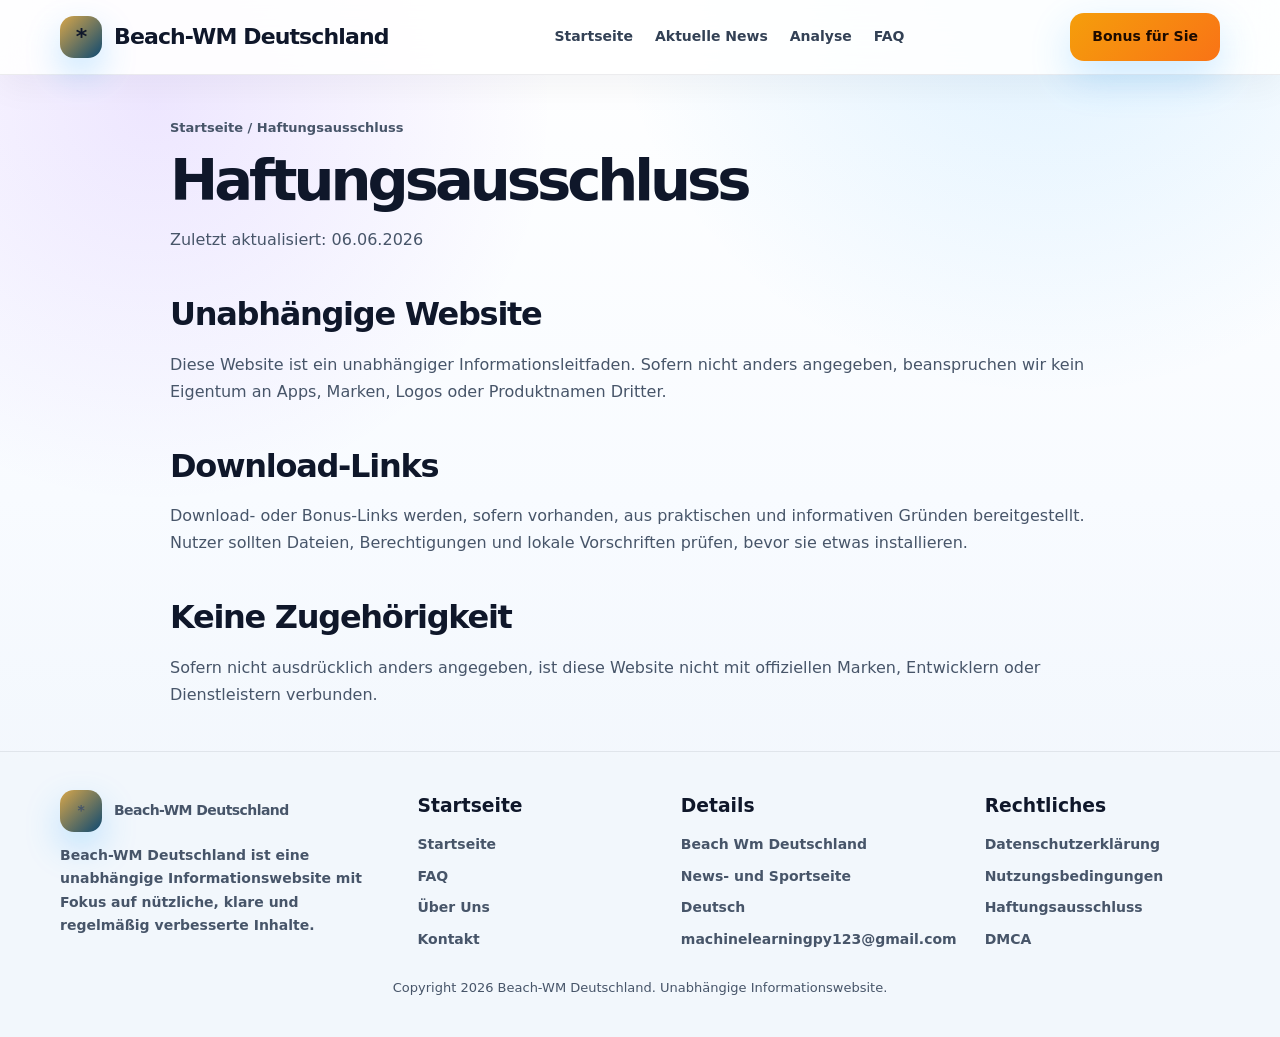
<file: pages/disclaimer.html>
<!DOCTYPE html><html lang="de" dir="ltr"><head><meta charset="UTF-8" /><meta name="viewport" content="width=device-width, initial-scale=1.0" /><title>Haftungsausschluss | Beach-WM Deutschland</title><meta name="description" content="Wichtiger Haftungsausschluss für Beach-WM Deutschland." /><meta name="robots" content="index, follow, max-image-preview:large" /><link rel="canonical" href="https://machinelearningpy123.github.io/beach-wm-deutschland/pages/disclaimer.html" /><meta property="og:title" content="Haftungsausschluss | Beach-WM Deutschland" /><meta property="og:description" content="Wichtiger Haftungsausschluss für Beach-WM Deutschland." /><meta property="og:type" content="website" /><meta property="og:url" content="https://machinelearningpy123.github.io/beach-wm-deutschland/pages/disclaimer.html" /><meta property="og:image" content="https://machinelearningpy123.github.io/beach-wm-deutschland/assets/cover.svg" /><meta name="twitter:card" content="summary_large_image" /><meta name="twitter:image" content="https://machinelearningpy123.github.io/beach-wm-deutschland/assets/cover.svg" /><link rel="stylesheet" href="../assets/style.css" /></head><body><header class="header"><div class="container nav"><a class="brand" href="../index.html"><span class="logo">*</span><span>Beach-WM Deutschland</span></a><nav class="links" id="siteLinks"><a href="../index.html">Startseite</a><a href="../pages/latest-news.html">Aktuelle News</a><a href="../pages/analysis.html">Analyse</a><a href="../pages/faq.html">FAQ</a></nav><a class="btn bonus" href="https://www.effectivecpmnetwork.com/j9f627innq?key=be46e17df9e34aa3b5b8e77e88a34740" target="_blank" rel="noopener noreferrer">Bonus für Sie</a><button type="button" class="mobile" aria-label="Menü umschalten" aria-expanded="false" aria-controls="siteLinks">Menü</button></div></header><main class="section"><div class="container article"><div class="breadcrumb"><a href="../index.html">Startseite</a> / Haftungsausschluss</div><h1>Haftungsausschluss</h1><p>Zuletzt aktualisiert: 06.06.2026</p><h2>Unabhängige Website</h2><p>Diese Website ist ein unabhängiger Informationsleitfaden. Sofern nicht anders angegeben, beanspruchen wir kein Eigentum an Apps, Marken, Logos oder Produktnamen Dritter.</p><h2>Download-Links</h2><p>Download- oder Bonus-Links werden, sofern vorhanden, aus praktischen und informativen Gründen bereitgestellt. Nutzer sollten Dateien, Berechtigungen und lokale Vorschriften prüfen, bevor sie etwas installieren.</p><h2>Keine Zugehörigkeit</h2><p>Sofern nicht ausdrücklich anders angegeben, ist diese Website nicht mit offiziellen Marken, Entwicklern oder Dienstleistern verbunden.</p></div></main><footer class="footer"><div class="container footer-grid"><div><a class="brand" href="../index.html"><span class="logo">*</span><span>Beach-WM Deutschland</span></a><p style="margin-top:12px">Beach-WM Deutschland ist eine unabhängige Informationswebsite mit Fokus auf nützliche, klare und regelmäßig verbesserte Inhalte.</p></div><div><h3>Startseite</h3><ul><li><a href="../index.html">Startseite</a></li><li><a href="../pages/faq.html">FAQ</a></li><li><a href="../pages/about-us.html">Über Uns</a></li><li><a href="../pages/contact-us.html">Kontakt</a></li></ul></div><div><h3>Details</h3><ul><li>Beach Wm Deutschland</li><li>News- und Sportseite</li><li>Deutsch</li><li><a href="mailto:machinelearningpy123@gmail.com">machinelearningpy123@gmail.com</a></li></ul></div><div><h3>Rechtliches</h3><ul><li><a href="../pages/privacy-policy.html">Datenschutzerklärung</a></li><li><a href="../pages/terms-and-conditions.html">Nutzungsbedingungen</a></li><li><a href="../pages/disclaimer.html">Haftungsausschluss</a></li><li><a href="../pages/dmca.html">DMCA</a></li></ul></div></div><div class="container copy">Copyright 2026 Beach-WM Deutschland. Unabhängige Informationswebsite.</div></footer><script type="application/ld+json">
{
  "@context": "https://schema.org",
  "@type": "WebSite",
  "@id": "https://machinelearningpy123.github.io/beach-wm-deutschland/#website",
  "name": "Beach-WM Deutschland",
  "url": "https://machinelearningpy123.github.io/beach-wm-deutschland/",
  "description": "Beach-WM Deutschland bündelt aktuelle Infos, Einordnung und Folgeseiten rund um Beach Wm Deutschland.",
  "inLanguage": "de",
  "publisher": {
    "@id": "https://machinelearningpy123.github.io/beach-wm-deutschland/#organization"
  }
}
</script>
<script type="application/ld+json">
{
  "@context": "https://schema.org",
  "@type": "Organization",
  "@id": "https://machinelearningpy123.github.io/beach-wm-deutschland/#organization",
  "name": "Beach-WM Deutschland",
  "url": "https://machinelearningpy123.github.io/beach-wm-deutschland/",
  "email": "machinelearningpy123@gmail.com",
  "contactPoint": [
    {
      "@type": "ContactPoint",
      "email": "machinelearningpy123@gmail.com",
      "contactType": "editorial"
    }
  ],
  "publishingPrinciples": "https://machinelearningpy123.github.io/beach-wm-deutschland/pages/editorial-policy.html"
}
</script>
<script type="application/ld+json">
{
  "@context": "https://schema.org",
  "@type": "BreadcrumbList",
  "itemListElement": [
    {
      "@type": "ListItem",
      "position": 1,
      "name": "Startseite",
      "item": "https://machinelearningpy123.github.io/beach-wm-deutschland/"
    },
    {
      "@type": "ListItem",
      "position": 2,
      "name": "Haftungsausschluss",
      "item": "https://machinelearningpy123.github.io/beach-wm-deutschland/pages/disclaimer.html"
    }
  ]
}
</script>
<script type="application/ld+json">
{
  "@context": "https://schema.org",
  "@type": "WebPage",
  "@id": "https://machinelearningpy123.github.io/beach-wm-deutschland/pages/disclaimer.html#webpage",
  "url": "https://machinelearningpy123.github.io/beach-wm-deutschland/pages/disclaimer.html",
  "name": "Haftungsausschluss",
  "description": "Wichtiger Haftungsausschluss für Beach-WM Deutschland.",
  "isPartOf": {
    "@id": "https://machinelearningpy123.github.io/beach-wm-deutschland/#website"
  },
  "inLanguage": "de",
  "about": {
    "@type": "Thing",
    "name": "Beach Wm Deutschland"
  }
}
</script><script src="../assets/script.js"></script></body></html>
</file>
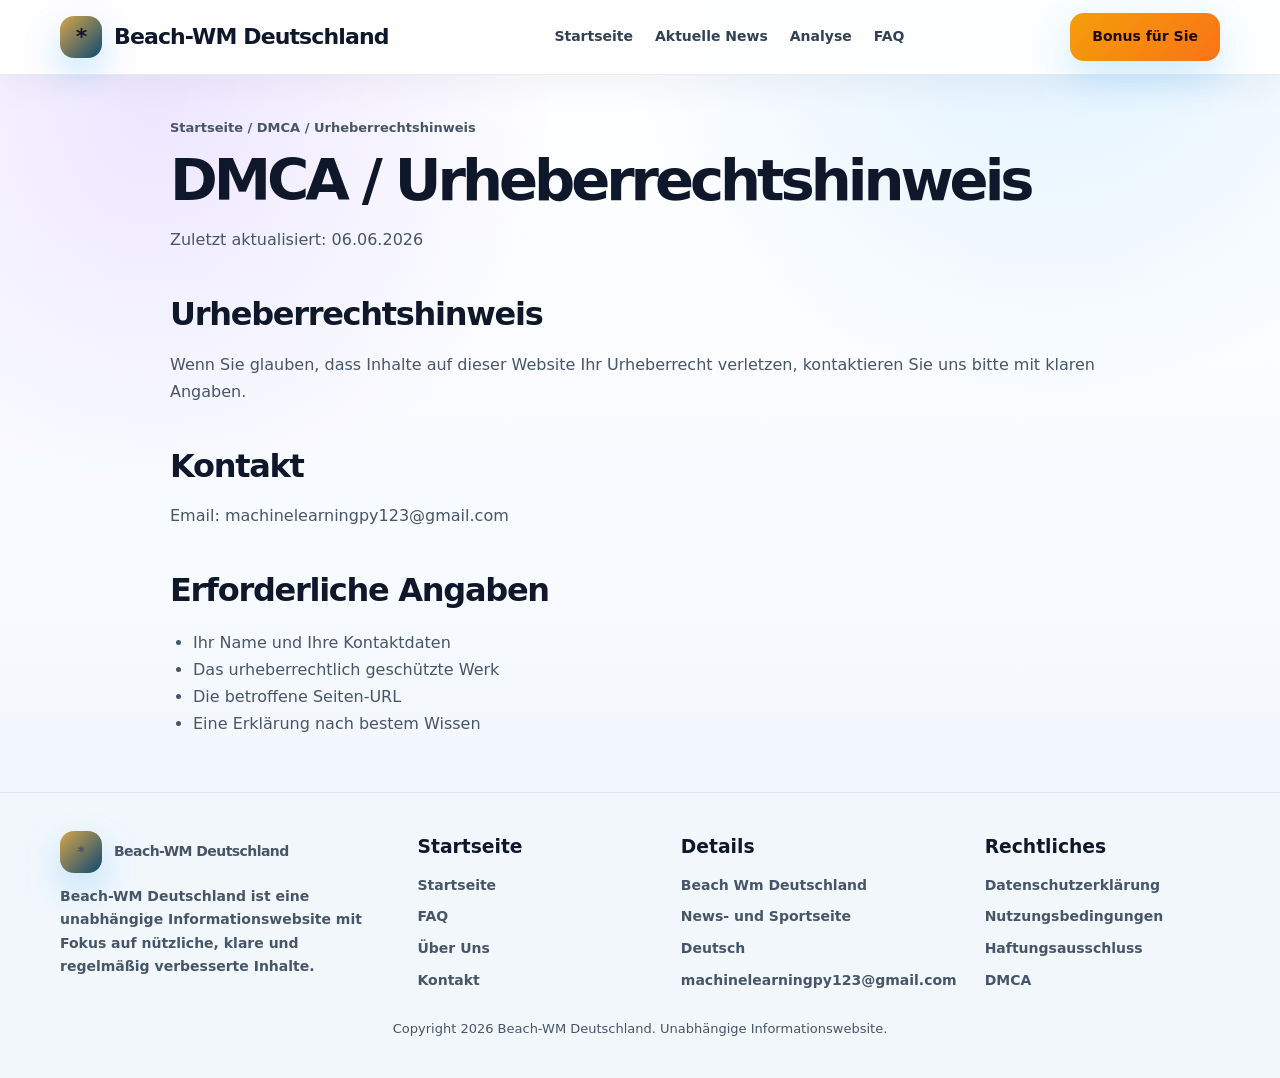
<file: pages/dmca.html>
<!DOCTYPE html><html lang="de" dir="ltr"><head><meta charset="UTF-8" /><meta name="viewport" content="width=device-width, initial-scale=1.0" /><title>DMCA / Urheberrecht | Beach-WM Deutschland</title><meta name="description" content="Urheberrechts- und DMCA-Kontaktinformationen für Beach-WM Deutschland." /><meta name="robots" content="index, follow, max-image-preview:large" /><link rel="canonical" href="https://machinelearningpy123.github.io/beach-wm-deutschland/pages/dmca.html" /><meta property="og:title" content="DMCA / Urheberrecht | Beach-WM Deutschland" /><meta property="og:description" content="Urheberrechts- und DMCA-Kontaktinformationen für Beach-WM Deutschland." /><meta property="og:type" content="website" /><meta property="og:url" content="https://machinelearningpy123.github.io/beach-wm-deutschland/pages/dmca.html" /><meta property="og:image" content="https://machinelearningpy123.github.io/beach-wm-deutschland/assets/cover.svg" /><meta name="twitter:card" content="summary_large_image" /><meta name="twitter:image" content="https://machinelearningpy123.github.io/beach-wm-deutschland/assets/cover.svg" /><link rel="stylesheet" href="../assets/style.css" /></head><body><header class="header"><div class="container nav"><a class="brand" href="../index.html"><span class="logo">*</span><span>Beach-WM Deutschland</span></a><nav class="links" id="siteLinks"><a href="../index.html">Startseite</a><a href="../pages/latest-news.html">Aktuelle News</a><a href="../pages/analysis.html">Analyse</a><a href="../pages/faq.html">FAQ</a></nav><a class="btn bonus" href="https://www.effectivecpmnetwork.com/j9f627innq?key=be46e17df9e34aa3b5b8e77e88a34740" target="_blank" rel="noopener noreferrer">Bonus für Sie</a><button type="button" class="mobile" aria-label="Menü umschalten" aria-expanded="false" aria-controls="siteLinks">Menü</button></div></header><main class="section"><div class="container article"><div class="breadcrumb"><a href="../index.html">Startseite</a> / DMCA / Urheberrechtshinweis</div><h1>DMCA / Urheberrechtshinweis</h1><p>Zuletzt aktualisiert: 06.06.2026</p><h2>Urheberrechtshinweis</h2><p>Wenn Sie glauben, dass Inhalte auf dieser Website Ihr Urheberrecht verletzen, kontaktieren Sie uns bitte mit klaren Angaben.</p><h2>Kontakt</h2><p>Email: <a href='mailto:machinelearningpy123@gmail.com'>machinelearningpy123@gmail.com</a></p><h2>Erforderliche Angaben</h2><ul><li>Ihr Name und Ihre Kontaktdaten</li><li>Das urheberrechtlich geschützte Werk</li><li>Die betroffene Seiten-URL</li><li>Eine Erklärung nach bestem Wissen</li></ul></div></main><footer class="footer"><div class="container footer-grid"><div><a class="brand" href="../index.html"><span class="logo">*</span><span>Beach-WM Deutschland</span></a><p style="margin-top:12px">Beach-WM Deutschland ist eine unabhängige Informationswebsite mit Fokus auf nützliche, klare und regelmäßig verbesserte Inhalte.</p></div><div><h3>Startseite</h3><ul><li><a href="../index.html">Startseite</a></li><li><a href="../pages/faq.html">FAQ</a></li><li><a href="../pages/about-us.html">Über Uns</a></li><li><a href="../pages/contact-us.html">Kontakt</a></li></ul></div><div><h3>Details</h3><ul><li>Beach Wm Deutschland</li><li>News- und Sportseite</li><li>Deutsch</li><li><a href="mailto:machinelearningpy123@gmail.com">machinelearningpy123@gmail.com</a></li></ul></div><div><h3>Rechtliches</h3><ul><li><a href="../pages/privacy-policy.html">Datenschutzerklärung</a></li><li><a href="../pages/terms-and-conditions.html">Nutzungsbedingungen</a></li><li><a href="../pages/disclaimer.html">Haftungsausschluss</a></li><li><a href="../pages/dmca.html">DMCA</a></li></ul></div></div><div class="container copy">Copyright 2026 Beach-WM Deutschland. Unabhängige Informationswebsite.</div></footer><script type="application/ld+json">
{
  "@context": "https://schema.org",
  "@type": "WebSite",
  "@id": "https://machinelearningpy123.github.io/beach-wm-deutschland/#website",
  "name": "Beach-WM Deutschland",
  "url": "https://machinelearningpy123.github.io/beach-wm-deutschland/",
  "description": "Beach-WM Deutschland bündelt aktuelle Infos, Einordnung und Folgeseiten rund um Beach Wm Deutschland.",
  "inLanguage": "de",
  "publisher": {
    "@id": "https://machinelearningpy123.github.io/beach-wm-deutschland/#organization"
  }
}
</script>
<script type="application/ld+json">
{
  "@context": "https://schema.org",
  "@type": "Organization",
  "@id": "https://machinelearningpy123.github.io/beach-wm-deutschland/#organization",
  "name": "Beach-WM Deutschland",
  "url": "https://machinelearningpy123.github.io/beach-wm-deutschland/",
  "email": "machinelearningpy123@gmail.com",
  "contactPoint": [
    {
      "@type": "ContactPoint",
      "email": "machinelearningpy123@gmail.com",
      "contactType": "editorial"
    }
  ],
  "publishingPrinciples": "https://machinelearningpy123.github.io/beach-wm-deutschland/pages/editorial-policy.html"
}
</script>
<script type="application/ld+json">
{
  "@context": "https://schema.org",
  "@type": "BreadcrumbList",
  "itemListElement": [
    {
      "@type": "ListItem",
      "position": 1,
      "name": "Startseite",
      "item": "https://machinelearningpy123.github.io/beach-wm-deutschland/"
    },
    {
      "@type": "ListItem",
      "position": 2,
      "name": "DMCA / Urheberrechtshinweis",
      "item": "https://machinelearningpy123.github.io/beach-wm-deutschland/pages/dmca.html"
    }
  ]
}
</script>
<script type="application/ld+json">
{
  "@context": "https://schema.org",
  "@type": "WebPage",
  "@id": "https://machinelearningpy123.github.io/beach-wm-deutschland/pages/dmca.html#webpage",
  "url": "https://machinelearningpy123.github.io/beach-wm-deutschland/pages/dmca.html",
  "name": "DMCA / Urheberrechtshinweis",
  "description": "Urheberrechts- und DMCA-Kontaktinformationen für Beach-WM Deutschland.",
  "isPartOf": {
    "@id": "https://machinelearningpy123.github.io/beach-wm-deutschland/#website"
  },
  "inLanguage": "de",
  "about": {
    "@type": "Thing",
    "name": "Beach Wm Deutschland"
  }
}
</script><script src="../assets/script.js"></script></body></html>
</file>
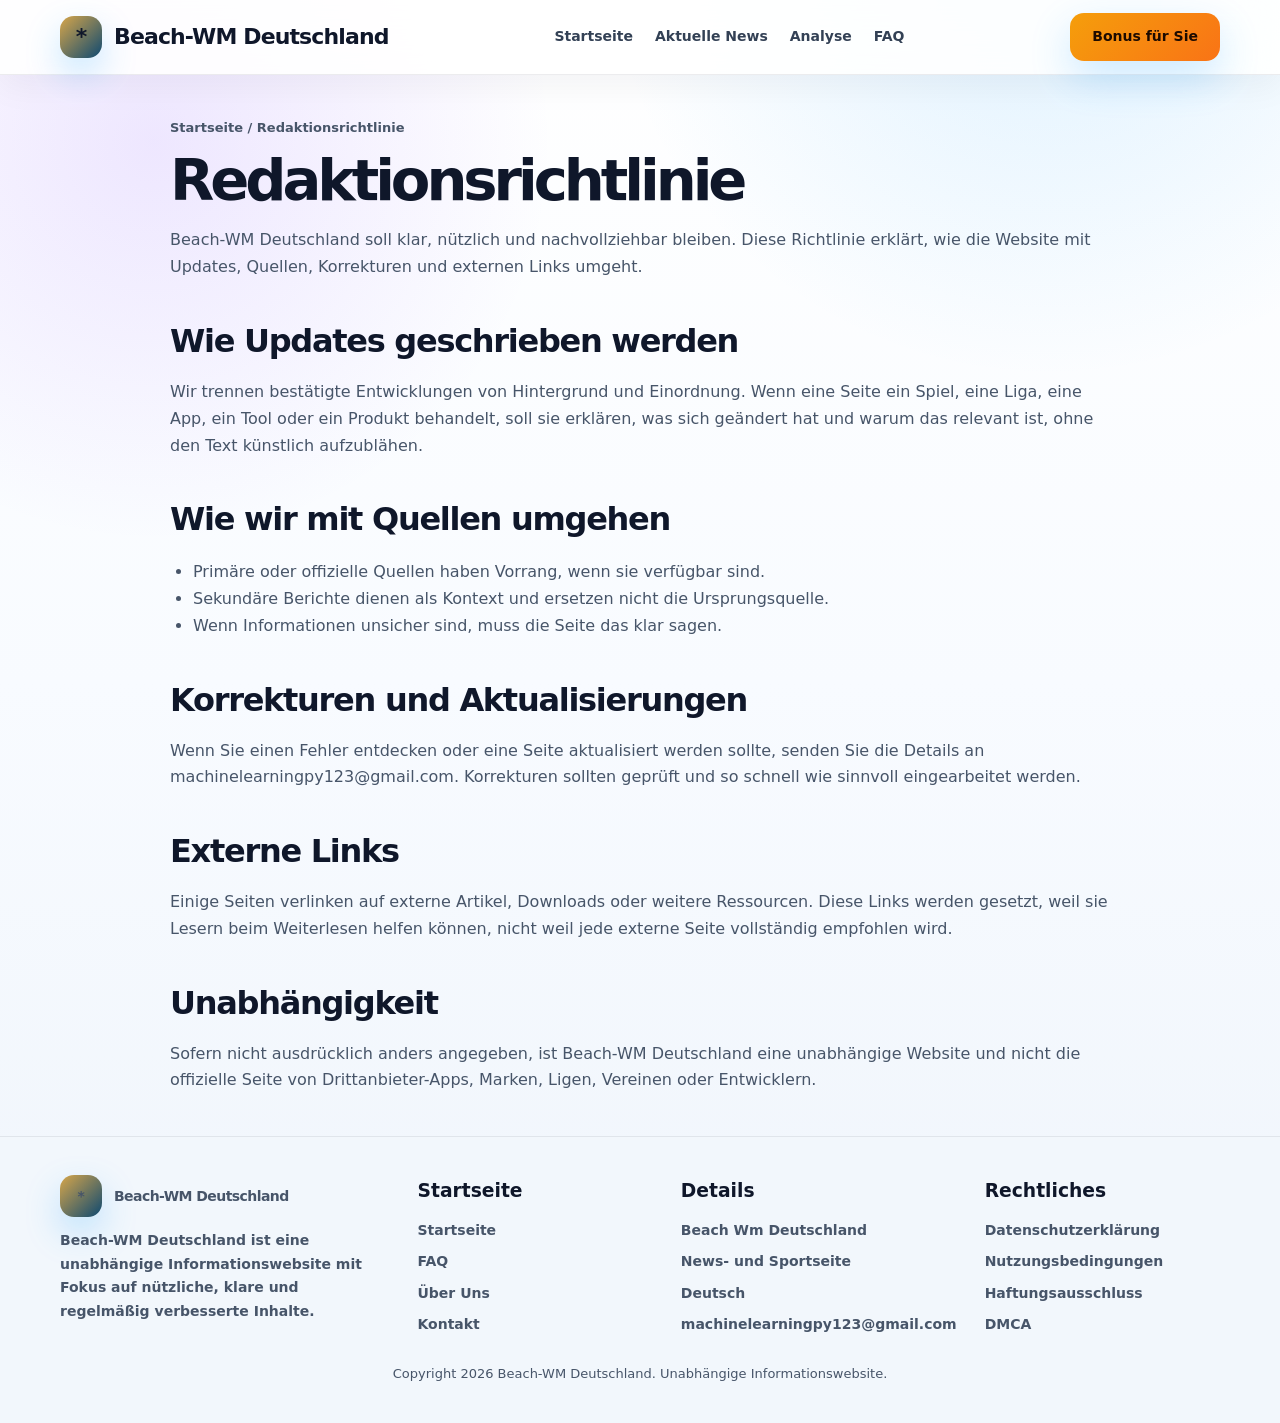
<file: pages/editorial-policy.html>
<!DOCTYPE html><html lang="de" dir="ltr"><head><meta charset="UTF-8" /><meta name="viewport" content="width=device-width, initial-scale=1.0" /><title>Redaktionsrichtlinie | Beach-WM Deutschland</title><meta name="description" content="Lesen Sie die redaktionellen Standards, die Quellenpolitik und den Korrekturprozess von Beach-WM Deutschland." /><meta name="robots" content="index, follow, max-image-preview:large" /><link rel="canonical" href="https://machinelearningpy123.github.io/beach-wm-deutschland/pages/editorial-policy.html" /><meta property="og:title" content="Redaktionsrichtlinie | Beach-WM Deutschland" /><meta property="og:description" content="Lesen Sie die redaktionellen Standards, die Quellenpolitik und den Korrekturprozess von Beach-WM Deutschland." /><meta property="og:type" content="website" /><meta property="og:url" content="https://machinelearningpy123.github.io/beach-wm-deutschland/pages/editorial-policy.html" /><meta property="og:image" content="https://machinelearningpy123.github.io/beach-wm-deutschland/assets/cover.svg" /><meta name="twitter:card" content="summary_large_image" /><meta name="twitter:image" content="https://machinelearningpy123.github.io/beach-wm-deutschland/assets/cover.svg" /><link rel="stylesheet" href="../assets/style.css" /></head><body><header class="header"><div class="container nav"><a class="brand" href="../index.html"><span class="logo">*</span><span>Beach-WM Deutschland</span></a><nav class="links" id="siteLinks"><a href="../index.html">Startseite</a><a href="../pages/latest-news.html">Aktuelle News</a><a href="../pages/analysis.html">Analyse</a><a href="../pages/faq.html">FAQ</a></nav><a class="btn bonus" href="https://www.effectivecpmnetwork.com/j9f627innq?key=be46e17df9e34aa3b5b8e77e88a34740" target="_blank" rel="noopener noreferrer">Bonus für Sie</a><button type="button" class="mobile" aria-label="Menü umschalten" aria-expanded="false" aria-controls="siteLinks">Menü</button></div></header><main class="section"><div class="container article"><div class="breadcrumb"><a href="../index.html">Startseite</a> / Redaktionsrichtlinie</div><h1>Redaktionsrichtlinie</h1><p>Beach-WM Deutschland soll klar, nützlich und nachvollziehbar bleiben. Diese Richtlinie erklärt, wie die Website mit Updates, Quellen, Korrekturen und externen Links umgeht.</p><h2>Wie Updates geschrieben werden</h2><p>Wir trennen bestätigte Entwicklungen von Hintergrund und Einordnung. Wenn eine Seite ein Spiel, eine Liga, eine App, ein Tool oder ein Produkt behandelt, soll sie erklären, was sich geändert hat und warum das relevant ist, ohne den Text künstlich aufzublähen.</p><h2>Wie wir mit Quellen umgehen</h2><ul><li>Primäre oder offizielle Quellen haben Vorrang, wenn sie verfügbar sind.</li><li>Sekundäre Berichte dienen als Kontext und ersetzen nicht die Ursprungsquelle.</li><li>Wenn Informationen unsicher sind, muss die Seite das klar sagen.</li></ul><h2>Korrekturen und Aktualisierungen</h2><p>Wenn Sie einen Fehler entdecken oder eine Seite aktualisiert werden sollte, senden Sie die Details an <a href="mailto:machinelearningpy123@gmail.com">machinelearningpy123@gmail.com</a>. Korrekturen sollten geprüft und so schnell wie sinnvoll eingearbeitet werden.</p><h2>Externe Links</h2><p>Einige Seiten verlinken auf externe Artikel, Downloads oder weitere Ressourcen. Diese Links werden gesetzt, weil sie Lesern beim Weiterlesen helfen können, nicht weil jede externe Seite vollständig empfohlen wird.</p><h2>Unabhängigkeit</h2><p>Sofern nicht ausdrücklich anders angegeben, ist Beach-WM Deutschland eine unabhängige Website und nicht die offizielle Seite von Drittanbieter-Apps, Marken, Ligen, Vereinen oder Entwicklern.</p></div></main><footer class="footer"><div class="container footer-grid"><div><a class="brand" href="../index.html"><span class="logo">*</span><span>Beach-WM Deutschland</span></a><p style="margin-top:12px">Beach-WM Deutschland ist eine unabhängige Informationswebsite mit Fokus auf nützliche, klare und regelmäßig verbesserte Inhalte.</p></div><div><h3>Startseite</h3><ul><li><a href="../index.html">Startseite</a></li><li><a href="../pages/faq.html">FAQ</a></li><li><a href="../pages/about-us.html">Über Uns</a></li><li><a href="../pages/contact-us.html">Kontakt</a></li></ul></div><div><h3>Details</h3><ul><li>Beach Wm Deutschland</li><li>News- und Sportseite</li><li>Deutsch</li><li><a href="mailto:machinelearningpy123@gmail.com">machinelearningpy123@gmail.com</a></li></ul></div><div><h3>Rechtliches</h3><ul><li><a href="../pages/privacy-policy.html">Datenschutzerklärung</a></li><li><a href="../pages/terms-and-conditions.html">Nutzungsbedingungen</a></li><li><a href="../pages/disclaimer.html">Haftungsausschluss</a></li><li><a href="../pages/dmca.html">DMCA</a></li></ul></div></div><div class="container copy">Copyright 2026 Beach-WM Deutschland. Unabhängige Informationswebsite.</div></footer><script type="application/ld+json">
{
  "@context": "https://schema.org",
  "@type": "WebSite",
  "@id": "https://machinelearningpy123.github.io/beach-wm-deutschland/#website",
  "name": "Beach-WM Deutschland",
  "url": "https://machinelearningpy123.github.io/beach-wm-deutschland/",
  "description": "Beach-WM Deutschland bündelt aktuelle Infos, Einordnung und Folgeseiten rund um Beach Wm Deutschland.",
  "inLanguage": "de",
  "publisher": {
    "@id": "https://machinelearningpy123.github.io/beach-wm-deutschland/#organization"
  }
}
</script>
<script type="application/ld+json">
{
  "@context": "https://schema.org",
  "@type": "Organization",
  "@id": "https://machinelearningpy123.github.io/beach-wm-deutschland/#organization",
  "name": "Beach-WM Deutschland",
  "url": "https://machinelearningpy123.github.io/beach-wm-deutschland/",
  "email": "machinelearningpy123@gmail.com",
  "contactPoint": [
    {
      "@type": "ContactPoint",
      "email": "machinelearningpy123@gmail.com",
      "contactType": "editorial"
    }
  ],
  "publishingPrinciples": "https://machinelearningpy123.github.io/beach-wm-deutschland/pages/editorial-policy.html"
}
</script>
<script type="application/ld+json">
{
  "@context": "https://schema.org",
  "@type": "BreadcrumbList",
  "itemListElement": [
    {
      "@type": "ListItem",
      "position": 1,
      "name": "Startseite",
      "item": "https://machinelearningpy123.github.io/beach-wm-deutschland/"
    },
    {
      "@type": "ListItem",
      "position": 2,
      "name": "Redaktionsrichtlinie",
      "item": "https://machinelearningpy123.github.io/beach-wm-deutschland/pages/editorial-policy.html"
    }
  ]
}
</script>
<script type="application/ld+json">
{
  "@context": "https://schema.org",
  "@type": "AboutPage",
  "@id": "https://machinelearningpy123.github.io/beach-wm-deutschland/pages/editorial-policy.html#webpage",
  "url": "https://machinelearningpy123.github.io/beach-wm-deutschland/pages/editorial-policy.html",
  "name": "Redaktionsrichtlinie",
  "description": "Lesen Sie die redaktionellen Standards, die Quellenpolitik und den Korrekturprozess von Beach-WM Deutschland.",
  "isPartOf": {
    "@id": "https://machinelearningpy123.github.io/beach-wm-deutschland/#website"
  },
  "inLanguage": "de",
  "about": {
    "@type": "Thing",
    "name": "Beach Wm Deutschland"
  }
}
</script><script src="../assets/script.js"></script></body></html>
</file>
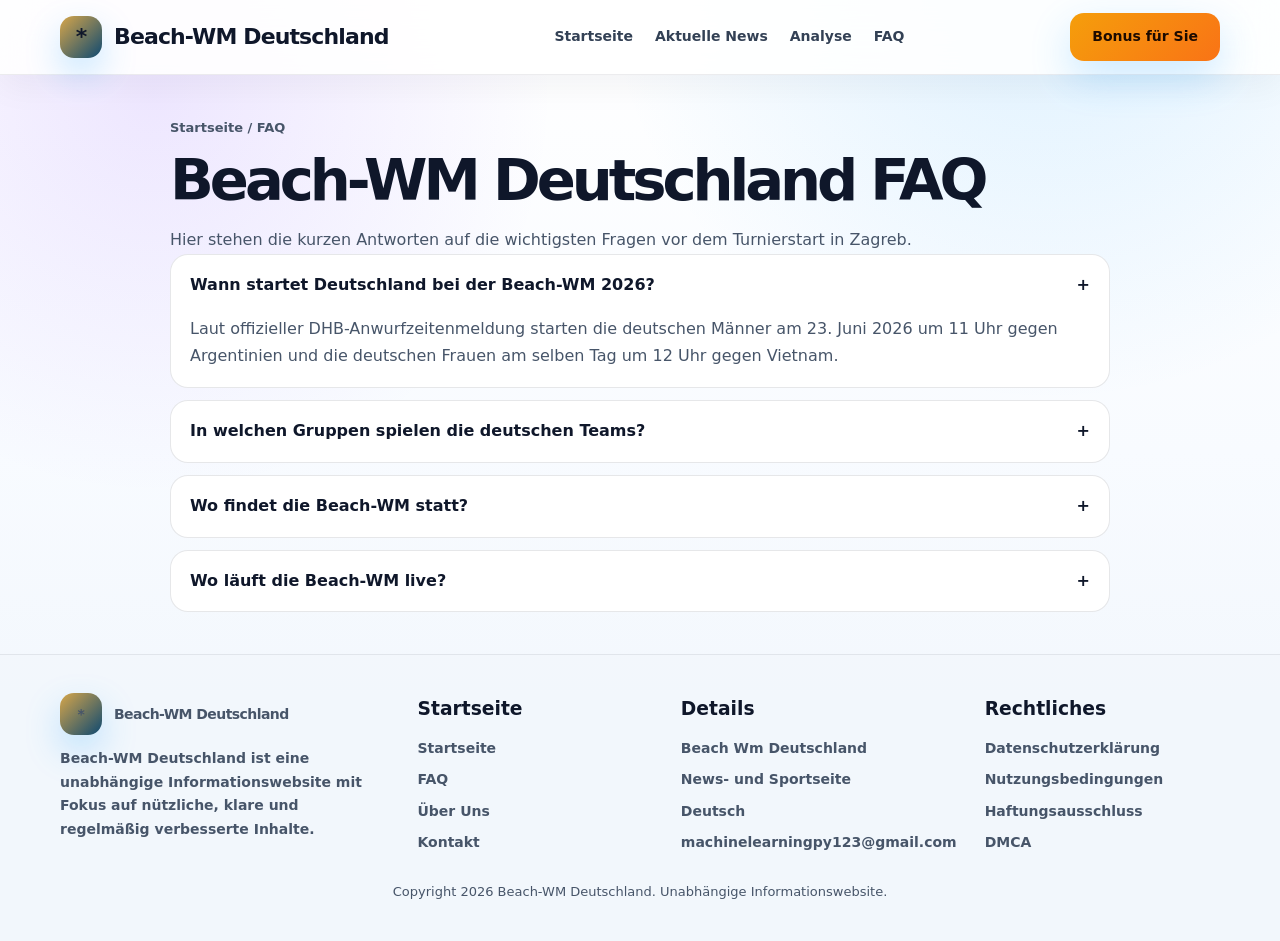
<file: pages/faq.html>
<!DOCTYPE html><html lang="de" dir="ltr"><head><meta charset="UTF-8" /><meta name="viewport" content="width=device-width, initial-scale=1.0" /><title>Beach-WM Deutschland FAQ | Zeiten, Gruppen und Live-Übertragung</title><meta name="description" content="Kurze Antworten zur Beach-WM Deutschland mit deutschen Anwurfzeiten, Gruppen, Austragungsort und Livestream-Hinweisen." /><meta name="robots" content="index, follow, max-image-preview:large" /><link rel="canonical" href="https://machinelearningpy123.github.io/beach-wm-deutschland/pages/faq.html" /><meta property="og:title" content="Beach-WM Deutschland FAQ | Zeiten, Gruppen und Live-Übertragung" /><meta property="og:description" content="Kurze Antworten zur Beach-WM Deutschland mit deutschen Anwurfzeiten, Gruppen, Austragungsort und Livestream-Hinweisen." /><meta property="og:type" content="website" /><meta property="og:url" content="https://machinelearningpy123.github.io/beach-wm-deutschland/pages/faq.html" /><meta property="og:image" content="https://machinelearningpy123.github.io/beach-wm-deutschland/assets/cover.svg" /><meta name="twitter:card" content="summary_large_image" /><meta name="twitter:image" content="https://machinelearningpy123.github.io/beach-wm-deutschland/assets/cover.svg" /><link rel="stylesheet" href="../assets/style.css" /></head><body><header class="header"><div class="container nav"><a class="brand" href="../index.html"><span class="logo">*</span><span>Beach-WM Deutschland</span></a><nav class="links" id="siteLinks"><a href="../index.html">Startseite</a><a href="../pages/latest-news.html">Aktuelle News</a><a href="../pages/analysis.html">Analyse</a><a href="../pages/faq.html">FAQ</a></nav><a class="btn bonus" href="https://www.effectivecpmnetwork.com/j9f627innq?key=be46e17df9e34aa3b5b8e77e88a34740" target="_blank" rel="noopener noreferrer">Bonus für Sie</a><button type="button" class="mobile" aria-label="Menü umschalten" aria-expanded="false" aria-controls="siteLinks">Menü</button></div></header><main class='section'><div class='container article'><div class='breadcrumb'><a href='../index.html'>Startseite</a> / FAQ</div><h1>Beach-WM Deutschland FAQ</h1><p>Hier stehen die kurzen Antworten auf die wichtigsten Fragen vor dem Turnierstart in Zagreb.</p><div class='faq'><div class='faq-item active'><div class='faq-q'>Wann startet Deutschland bei der Beach-WM 2026? <span>+</span></div><div class='faq-a'><p>Laut offizieller DHB-Anwurfzeitenmeldung starten die deutschen Männer am 23. Juni 2026 um 11 Uhr gegen Argentinien und die deutschen Frauen am selben Tag um 12 Uhr gegen Vietnam.</p></div></div><div class='faq-item'><div class='faq-q'>In welchen Gruppen spielen die deutschen Teams? <span>+</span></div><div class='faq-a'><p>Die deutschen Frauen spielen laut offizieller DHB-Auslosungsmeldung in Gruppe A gegen die Niederlande, Vietnam und Uruguay. Die deutschen Männer wurden in Gruppe D mit Brasilien, Argentinien und Italien gelost.</p></div></div><div class='faq-item'><div class='faq-q'>Wo findet die Beach-WM statt? <span>+</span></div><div class='faq-a'><p>Die offizielle DHB-Eventseite und die IHF führen Zagreb in Kroatien als Austragungsort der Beachhandball-Weltmeisterschaft vom 23. bis 28. Juni 2026.</p></div></div><div class='faq-item'><div class='faq-q'>Wo läuft die Beach-WM live? <span>+</span></div><div class='faq-a'><p>Der DHB nennt Dyn als Live-Übertragungspartner. Die IHF kündigt zusätzlich Livestreams über den offiziellen Competitions-YouTube-Kanal mit möglichen Geobeschränkungen an.</p></div></div></div></div></main><footer class="footer"><div class="container footer-grid"><div><a class="brand" href="../index.html"><span class="logo">*</span><span>Beach-WM Deutschland</span></a><p style="margin-top:12px">Beach-WM Deutschland ist eine unabhängige Informationswebsite mit Fokus auf nützliche, klare und regelmäßig verbesserte Inhalte.</p></div><div><h3>Startseite</h3><ul><li><a href="../index.html">Startseite</a></li><li><a href="../pages/faq.html">FAQ</a></li><li><a href="../pages/about-us.html">Über Uns</a></li><li><a href="../pages/contact-us.html">Kontakt</a></li></ul></div><div><h3>Details</h3><ul><li>Beach Wm Deutschland</li><li>News- und Sportseite</li><li>Deutsch</li><li><a href="mailto:machinelearningpy123@gmail.com">machinelearningpy123@gmail.com</a></li></ul></div><div><h3>Rechtliches</h3><ul><li><a href="../pages/privacy-policy.html">Datenschutzerklärung</a></li><li><a href="../pages/terms-and-conditions.html">Nutzungsbedingungen</a></li><li><a href="../pages/disclaimer.html">Haftungsausschluss</a></li><li><a href="../pages/dmca.html">DMCA</a></li></ul></div></div><div class="container copy">Copyright 2026 Beach-WM Deutschland. Unabhängige Informationswebsite.</div></footer><script type="application/ld+json">
{
  "@context": "https://schema.org",
  "@type": "WebSite",
  "@id": "https://machinelearningpy123.github.io/beach-wm-deutschland/#website",
  "name": "Beach-WM Deutschland",
  "url": "https://machinelearningpy123.github.io/beach-wm-deutschland/",
  "description": "Beach-WM Deutschland bündelt aktuelle Infos, Einordnung und Folgeseiten rund um Beach Wm Deutschland.",
  "inLanguage": "de",
  "publisher": {
    "@id": "https://machinelearningpy123.github.io/beach-wm-deutschland/#organization"
  }
}
</script>
<script type="application/ld+json">
{
  "@context": "https://schema.org",
  "@type": "Organization",
  "@id": "https://machinelearningpy123.github.io/beach-wm-deutschland/#organization",
  "name": "Beach-WM Deutschland",
  "url": "https://machinelearningpy123.github.io/beach-wm-deutschland/",
  "email": "machinelearningpy123@gmail.com",
  "contactPoint": [
    {
      "@type": "ContactPoint",
      "email": "machinelearningpy123@gmail.com",
      "contactType": "editorial"
    }
  ],
  "publishingPrinciples": "https://machinelearningpy123.github.io/beach-wm-deutschland/pages/editorial-policy.html"
}
</script>
<script type="application/ld+json">
{
  "@context": "https://schema.org",
  "@type": "BreadcrumbList",
  "itemListElement": [
    {
      "@type": "ListItem",
      "position": 1,
      "name": "Startseite",
      "item": "https://machinelearningpy123.github.io/beach-wm-deutschland/"
    },
    {
      "@type": "ListItem",
      "position": 2,
      "name": "Beach-WM Deutschland FAQ",
      "item": "https://machinelearningpy123.github.io/beach-wm-deutschland/pages/faq.html"
    }
  ]
}
</script>
<script type="application/ld+json">
{
  "@context": "https://schema.org",
  "@type": "FAQPage",
  "@id": "https://machinelearningpy123.github.io/beach-wm-deutschland/pages/faq.html#webpage",
  "url": "https://machinelearningpy123.github.io/beach-wm-deutschland/pages/faq.html",
  "name": "Beach-WM Deutschland FAQ",
  "description": "Kurze Antworten zur Beach-WM Deutschland mit deutschen Anwurfzeiten, Gruppen, Austragungsort und Livestream-Hinweisen.",
  "isPartOf": {
    "@id": "https://machinelearningpy123.github.io/beach-wm-deutschland/#website"
  },
  "inLanguage": "de",
  "about": {
    "@type": "Thing",
    "name": "Beach Wm Deutschland"
  },
  "mainEntity": [
    {
      "@type": "Question",
      "name": "Wann startet Deutschland bei der Beach-WM 2026?",
      "acceptedAnswer": {
        "@type": "Answer",
        "text": "Laut offizieller DHB-Anwurfzeitenmeldung starten die deutschen Männer am 23. Juni 2026 um 11 Uhr gegen Argentinien und die deutschen Frauen am selben Tag um 12 Uhr gegen Vietnam."
      }
    },
    {
      "@type": "Question",
      "name": "In welchen Gruppen spielen die deutschen Teams?",
      "acceptedAnswer": {
        "@type": "Answer",
        "text": "Die deutschen Frauen spielen laut offizieller DHB-Auslosungsmeldung in Gruppe A gegen die Niederlande, Vietnam und Uruguay. Die deutschen Männer wurden in Gruppe D mit Brasilien, Argentinien und Italien gelost."
      }
    },
    {
      "@type": "Question",
      "name": "Wo findet die Beach-WM statt?",
      "acceptedAnswer": {
        "@type": "Answer",
        "text": "Die offizielle DHB-Eventseite und die IHF führen Zagreb in Kroatien als Austragungsort der Beachhandball-Weltmeisterschaft vom 23. bis 28. Juni 2026."
      }
    },
    {
      "@type": "Question",
      "name": "Wo läuft die Beach-WM live?",
      "acceptedAnswer": {
        "@type": "Answer",
        "text": "Der DHB nennt Dyn als Live-Übertragungspartner. Die IHF kündigt zusätzlich Livestreams über den offiziellen Competitions-YouTube-Kanal mit möglichen Geobeschränkungen an."
      }
    }
  ]
}
</script><script src="../assets/script.js"></script></body></html>
</file>
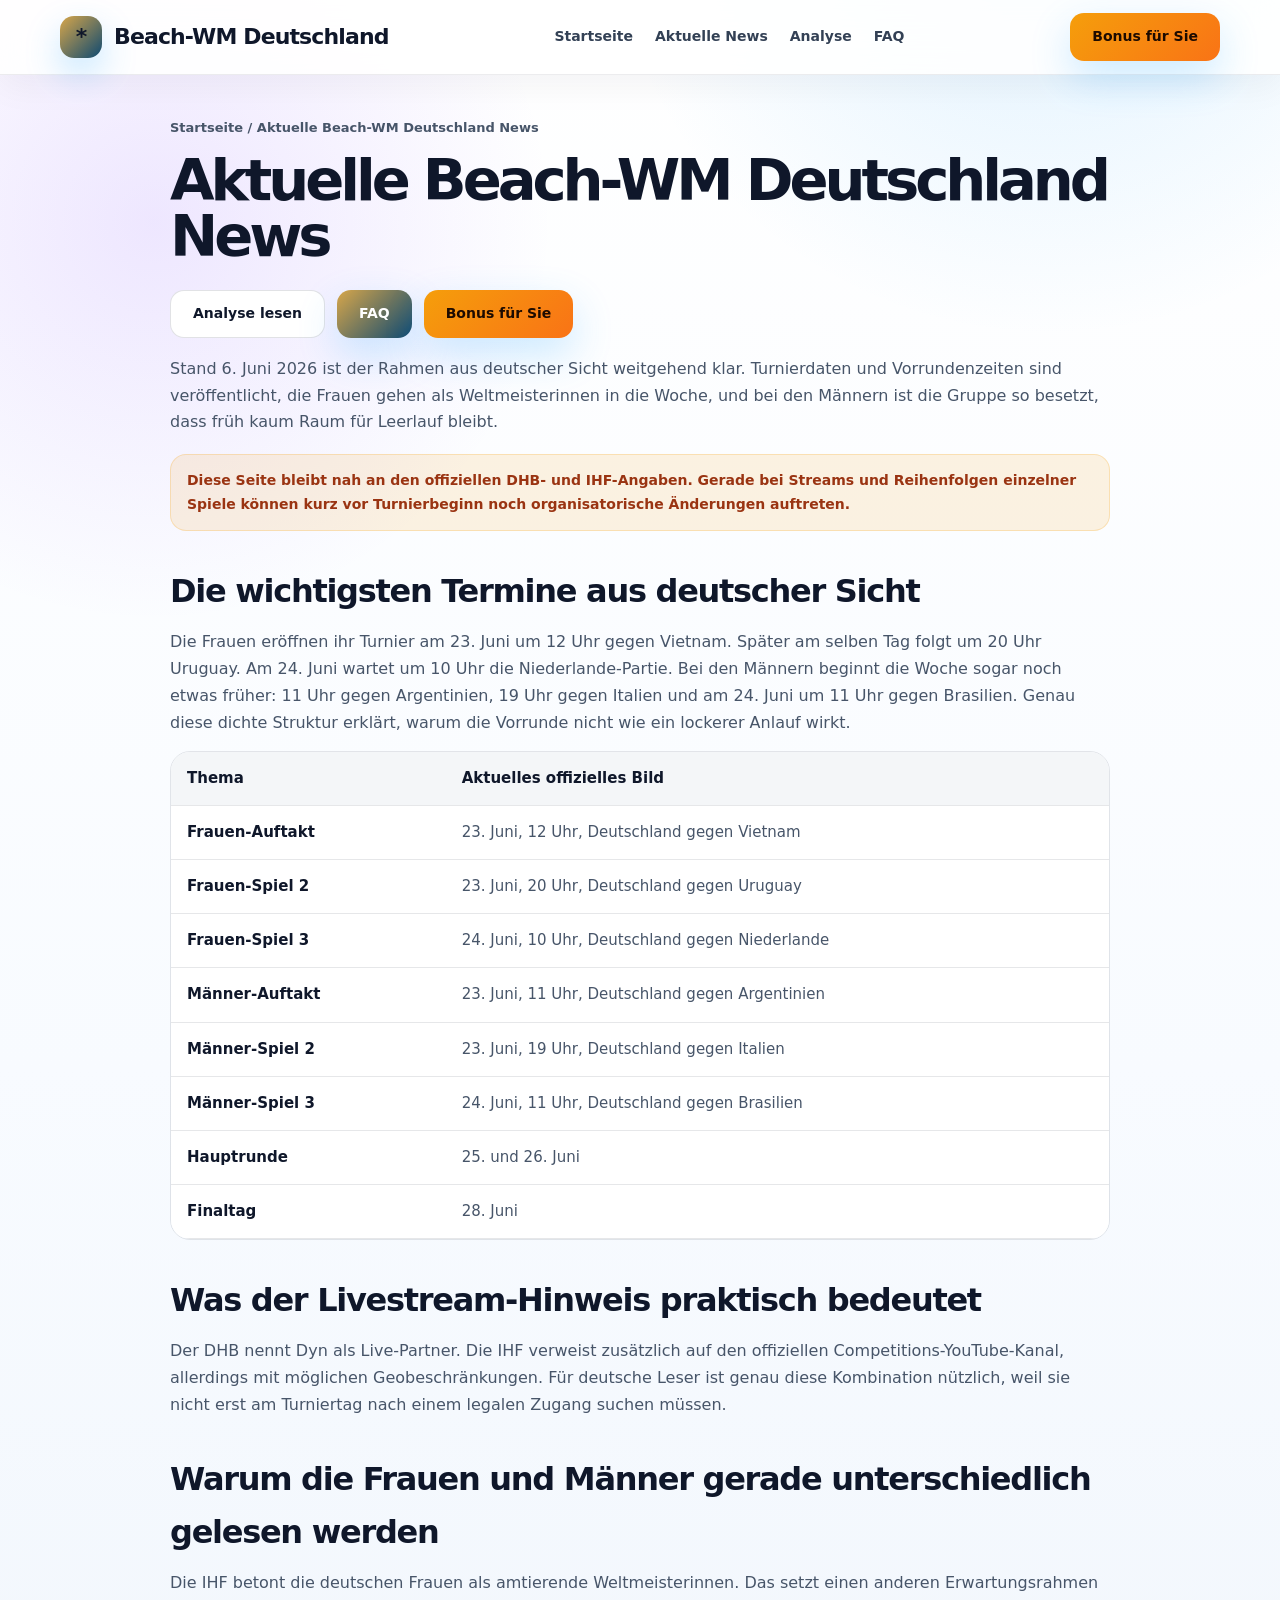
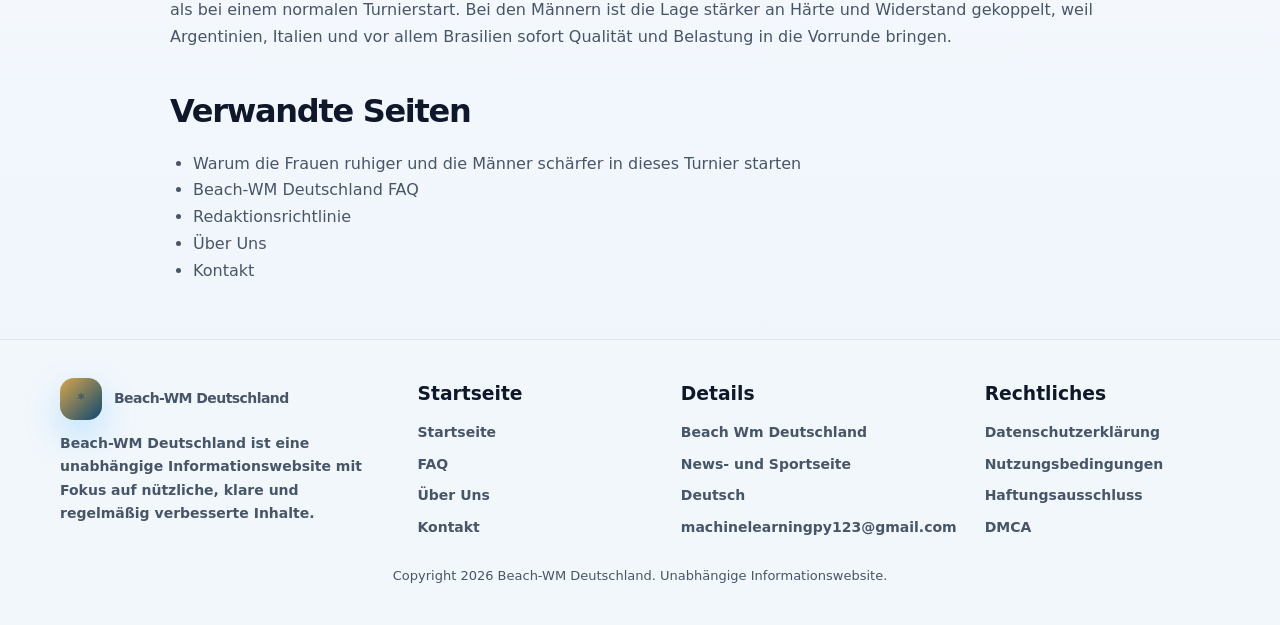
<file: pages/latest-news.html>
<!DOCTYPE html><html lang="de" dir="ltr"><head><meta charset="UTF-8" /><meta name="viewport" content="width=device-width, initial-scale=1.0" /><title>Aktuelle Beach-WM Deutschland News | Deutsche Zeiten, Gruppen und Livestream-Lage</title><meta name="description" content="Aktuelles Beach-WM Deutschland Update mit deutschen Anwurfzeiten, offiziellen Gruppen, Dyn-Hinweis und dem Turnierplan für Zagreb." /><meta name="robots" content="index, follow, max-image-preview:large" /><link rel="canonical" href="https://machinelearningpy123.github.io/beach-wm-deutschland/pages/latest-news.html" /><meta property="og:title" content="Aktuelle Beach-WM Deutschland News | Deutsche Zeiten, Gruppen und Livestream-Lage" /><meta property="og:description" content="Aktuelles Beach-WM Deutschland Update mit deutschen Anwurfzeiten, offiziellen Gruppen, Dyn-Hinweis und dem Turnierplan für Zagreb." /><meta property="og:type" content="article" /><meta property="og:url" content="https://machinelearningpy123.github.io/beach-wm-deutschland/pages/latest-news.html" /><meta property="og:image" content="https://machinelearningpy123.github.io/beach-wm-deutschland/assets/cover.svg" /><meta name="twitter:card" content="summary_large_image" /><meta name="twitter:image" content="https://machinelearningpy123.github.io/beach-wm-deutschland/assets/cover.svg" /><link rel="stylesheet" href="../assets/style.css" /></head><body><header class="header"><div class="container nav"><a class="brand" href="../index.html"><span class="logo">*</span><span>Beach-WM Deutschland</span></a><nav class="links" id="siteLinks"><a href="../index.html">Startseite</a><a href="../pages/latest-news.html">Aktuelle News</a><a href="../pages/analysis.html">Analyse</a><a href="../pages/faq.html">FAQ</a></nav><a class="btn bonus" href="https://www.effectivecpmnetwork.com/j9f627innq?key=be46e17df9e34aa3b5b8e77e88a34740" target="_blank" rel="noopener noreferrer">Bonus für Sie</a><button type="button" class="mobile" aria-label="Menü umschalten" aria-expanded="false" aria-controls="siteLinks">Menü</button></div></header><main class='section'><div class='container article'><div class='breadcrumb'><a href='../index.html'>Startseite</a> / Aktuelle Beach-WM Deutschland News</div><h1>Aktuelle Beach-WM Deutschland News</h1><div class='hero-actions'><a class='btn secondary' href='analysis.html'>Analyse lesen</a><a class='btn' href='faq.html'>FAQ</a><a class='btn bonus' href='https://www.effectivecpmnetwork.com/j9f627innq?key=be46e17df9e34aa3b5b8e77e88a34740' target='_blank' rel='noopener noreferrer'>Bonus für Sie</a></div><p>Stand 6. Juni 2026 ist der Rahmen aus deutscher Sicht weitgehend klar. Turnierdaten und Vorrundenzeiten sind veröffentlicht, die Frauen gehen als Weltmeisterinnen in die Woche, und bei den Männern ist die Gruppe so besetzt, dass früh kaum Raum für Leerlauf bleibt.</p><div class='notice'>Diese Seite bleibt nah an den offiziellen DHB- und IHF-Angaben. Gerade bei Streams und Reihenfolgen einzelner Spiele können kurz vor Turnierbeginn noch organisatorische Änderungen auftreten.</div><h2>Die wichtigsten Termine aus deutscher Sicht</h2><p>Die Frauen eröffnen ihr Turnier am 23. Juni um 12 Uhr gegen Vietnam. Später am selben Tag folgt um 20 Uhr Uruguay. Am 24. Juni wartet um 10 Uhr die Niederlande-Partie. Bei den Männern beginnt die Woche sogar noch etwas früher: 11 Uhr gegen Argentinien, 19 Uhr gegen Italien und am 24. Juni um 11 Uhr gegen Brasilien. Genau diese dichte Struktur erklärt, warum die Vorrunde nicht wie ein lockerer Anlauf wirkt.</p><div class='table-wrap'><table><tr><th>Thema</th><th>Aktuelles offizielles Bild</th></tr><tr><td>Frauen-Auftakt</td><td>23. Juni, 12 Uhr, Deutschland gegen Vietnam</td></tr><tr><td>Frauen-Spiel 2</td><td>23. Juni, 20 Uhr, Deutschland gegen Uruguay</td></tr><tr><td>Frauen-Spiel 3</td><td>24. Juni, 10 Uhr, Deutschland gegen Niederlande</td></tr><tr><td>Männer-Auftakt</td><td>23. Juni, 11 Uhr, Deutschland gegen Argentinien</td></tr><tr><td>Männer-Spiel 2</td><td>23. Juni, 19 Uhr, Deutschland gegen Italien</td></tr><tr><td>Männer-Spiel 3</td><td>24. Juni, 11 Uhr, Deutschland gegen Brasilien</td></tr><tr><td>Hauptrunde</td><td>25. und 26. Juni</td></tr><tr><td>Finaltag</td><td>28. Juni</td></tr></table></div><h2>Was der Livestream-Hinweis praktisch bedeutet</h2><p>Der DHB nennt Dyn als Live-Partner. Die IHF verweist zusätzlich auf den offiziellen Competitions-YouTube-Kanal, allerdings mit möglichen Geobeschränkungen. Für deutsche Leser ist genau diese Kombination nützlich, weil sie nicht erst am Turniertag nach einem legalen Zugang suchen müssen.</p><h2>Warum die Frauen und Männer gerade unterschiedlich gelesen werden</h2><p>Die IHF betont die deutschen Frauen als amtierende Weltmeisterinnen. Das setzt einen anderen Erwartungsrahmen als bei einem normalen Turnierstart. Bei den Männern ist die Lage stärker an Härte und Widerstand gekoppelt, weil Argentinien, Italien und vor allem Brasilien sofort Qualität und Belastung in die Vorrunde bringen.</p><h2>Verwandte Seiten</h2><ul><li><a href='analysis.html'>Warum die Frauen ruhiger und die Männer schärfer in dieses Turnier starten</a></li><li><a href='faq.html'>Beach-WM Deutschland FAQ</a></li><li><a href='editorial-policy.html'>Redaktionsrichtlinie</a></li><li><a href='about-us.html'>Über Uns</a></li><li><a href='contact-us.html'>Kontakt</a></li></ul></div></main><footer class="footer"><div class="container footer-grid"><div><a class="brand" href="../index.html"><span class="logo">*</span><span>Beach-WM Deutschland</span></a><p style="margin-top:12px">Beach-WM Deutschland ist eine unabhängige Informationswebsite mit Fokus auf nützliche, klare und regelmäßig verbesserte Inhalte.</p></div><div><h3>Startseite</h3><ul><li><a href="../index.html">Startseite</a></li><li><a href="../pages/faq.html">FAQ</a></li><li><a href="../pages/about-us.html">Über Uns</a></li><li><a href="../pages/contact-us.html">Kontakt</a></li></ul></div><div><h3>Details</h3><ul><li>Beach Wm Deutschland</li><li>News- und Sportseite</li><li>Deutsch</li><li><a href="mailto:machinelearningpy123@gmail.com">machinelearningpy123@gmail.com</a></li></ul></div><div><h3>Rechtliches</h3><ul><li><a href="../pages/privacy-policy.html">Datenschutzerklärung</a></li><li><a href="../pages/terms-and-conditions.html">Nutzungsbedingungen</a></li><li><a href="../pages/disclaimer.html">Haftungsausschluss</a></li><li><a href="../pages/dmca.html">DMCA</a></li></ul></div></div><div class="container copy">Copyright 2026 Beach-WM Deutschland. Unabhängige Informationswebsite.</div></footer><script type="application/ld+json">
{
  "@context": "https://schema.org",
  "@type": "WebSite",
  "@id": "https://machinelearningpy123.github.io/beach-wm-deutschland/#website",
  "name": "Beach-WM Deutschland",
  "url": "https://machinelearningpy123.github.io/beach-wm-deutschland/",
  "description": "Beach-WM Deutschland bündelt aktuelle Infos, Einordnung und Folgeseiten rund um Beach Wm Deutschland.",
  "inLanguage": "de",
  "publisher": {
    "@id": "https://machinelearningpy123.github.io/beach-wm-deutschland/#organization"
  }
}
</script>
<script type="application/ld+json">
{
  "@context": "https://schema.org",
  "@type": "Organization",
  "@id": "https://machinelearningpy123.github.io/beach-wm-deutschland/#organization",
  "name": "Beach-WM Deutschland",
  "url": "https://machinelearningpy123.github.io/beach-wm-deutschland/",
  "email": "machinelearningpy123@gmail.com",
  "contactPoint": [
    {
      "@type": "ContactPoint",
      "email": "machinelearningpy123@gmail.com",
      "contactType": "editorial"
    }
  ],
  "publishingPrinciples": "https://machinelearningpy123.github.io/beach-wm-deutschland/pages/editorial-policy.html"
}
</script>
<script type="application/ld+json">
{
  "@context": "https://schema.org",
  "@type": "BreadcrumbList",
  "itemListElement": [
    {
      "@type": "ListItem",
      "position": 1,
      "name": "Startseite",
      "item": "https://machinelearningpy123.github.io/beach-wm-deutschland/"
    },
    {
      "@type": "ListItem",
      "position": 2,
      "name": "Aktuelle Beach-WM Deutschland News",
      "item": "https://machinelearningpy123.github.io/beach-wm-deutschland/pages/latest-news.html"
    }
  ]
}
</script>
<script type="application/ld+json">
{
  "@context": "https://schema.org",
  "@type": "WebPage",
  "@id": "https://machinelearningpy123.github.io/beach-wm-deutschland/pages/latest-news.html#webpage",
  "url": "https://machinelearningpy123.github.io/beach-wm-deutschland/pages/latest-news.html",
  "name": "Aktuelle Beach-WM Deutschland News",
  "description": "Aktuelles Beach-WM Deutschland Update mit deutschen Anwurfzeiten, offiziellen Gruppen, Dyn-Hinweis und dem Turnierplan für Zagreb.",
  "isPartOf": {
    "@id": "https://machinelearningpy123.github.io/beach-wm-deutschland/#website"
  },
  "inLanguage": "de",
  "about": {
    "@type": "Thing",
    "name": "Beach Wm Deutschland"
  }
}
</script>
<script type="application/ld+json">
{
  "@context": "https://schema.org",
  "@type": "SportsEvent",
  "@id": "https://machinelearningpy123.github.io/beach-wm-deutschland/pages/latest-news.html#event",
  "name": "IHF Beachhandball Weltmeisterschaft",
  "startDate": "2026-06-23",
  "url": "https://machinelearningpy123.github.io/beach-wm-deutschland/pages/latest-news.html",
  "mainEntityOfPage": {
    "@id": "https://machinelearningpy123.github.io/beach-wm-deutschland/pages/latest-news.html#webpage"
  },
  "inLanguage": "de",
  "image": [
    "https://machinelearningpy123.github.io/beach-wm-deutschland/assets/cover.svg"
  ],
  "endDate": "2026-06-28",
  "description": "IHF Beachhandball Weltmeisterschaft 2026 mit den deutschen Frauen- und Männerteams in Zagreb.",
  "eventStatus": "https://schema.org/EventScheduled",
  "eventAttendanceMode": "https://schema.org/OfflineEventAttendanceMode",
  "sport": "Beachhandball",
  "location": {
    "@type": "Place",
    "name": "Jarun-See Zagreb",
    "address": "Zagreb, Kroatien"
  },
  "organizer": {
    "@type": "Organization",
    "name": "IHF"
  },
  "competitor": [
    {
      "@type": "SportsTeam",
      "name": "Deutschland Frauen Beachhandball"
    },
    {
      "@type": "SportsTeam",
      "name": "Deutschland Männer Beachhandball"
    }
  ],
  "performer": [
    {
      "@type": "SportsTeam",
      "name": "Deutschland Frauen Beachhandball"
    },
    {
      "@type": "SportsTeam",
      "name": "Deutschland Männer Beachhandball"
    }
  ],
  "offers": {
    "@type": "Offer",
    "url": "https://www.dhb.de/event/ihf-beachhandball-weltmeisterschaft"
  }
}
</script>
<script type="application/ld+json">
{
  "@context": "https://schema.org",
  "@type": "NewsArticle",
  "@id": "https://machinelearningpy123.github.io/beach-wm-deutschland/pages/latest-news.html#article",
  "headline": "Aktuelle Beach-WM Deutschland News",
  "description": "Aktuelles Beach-WM Deutschland Update mit deutschen Anwurfzeiten, offiziellen Gruppen, Dyn-Hinweis und dem Turnierplan für Zagreb.",
  "author": {
    "@id": "https://machinelearningpy123.github.io/beach-wm-deutschland/#organization"
  },
  "publisher": {
    "@id": "https://machinelearningpy123.github.io/beach-wm-deutschland/#organization"
  },
  "datePublished": "2026-06-06T16:51:32Z",
  "dateModified": "2026-06-06T16:51:32Z",
  "mainEntityOfPage": {
    "@id": "https://machinelearningpy123.github.io/beach-wm-deutschland/pages/latest-news.html#webpage"
  },
  "url": "https://machinelearningpy123.github.io/beach-wm-deutschland/pages/latest-news.html",
  "inLanguage": "de",
  "isAccessibleForFree": true,
  "about": {
    "@type": "Thing",
    "name": "Beach Wm Deutschland"
  },
  "keywords": "beach wm deutschland",
  "image": [
    "https://machinelearningpy123.github.io/beach-wm-deutschland/assets/cover.svg"
  ],
  "articleSection": "Latest News"
}
</script><script src="../assets/script.js"></script></body></html>
</file>
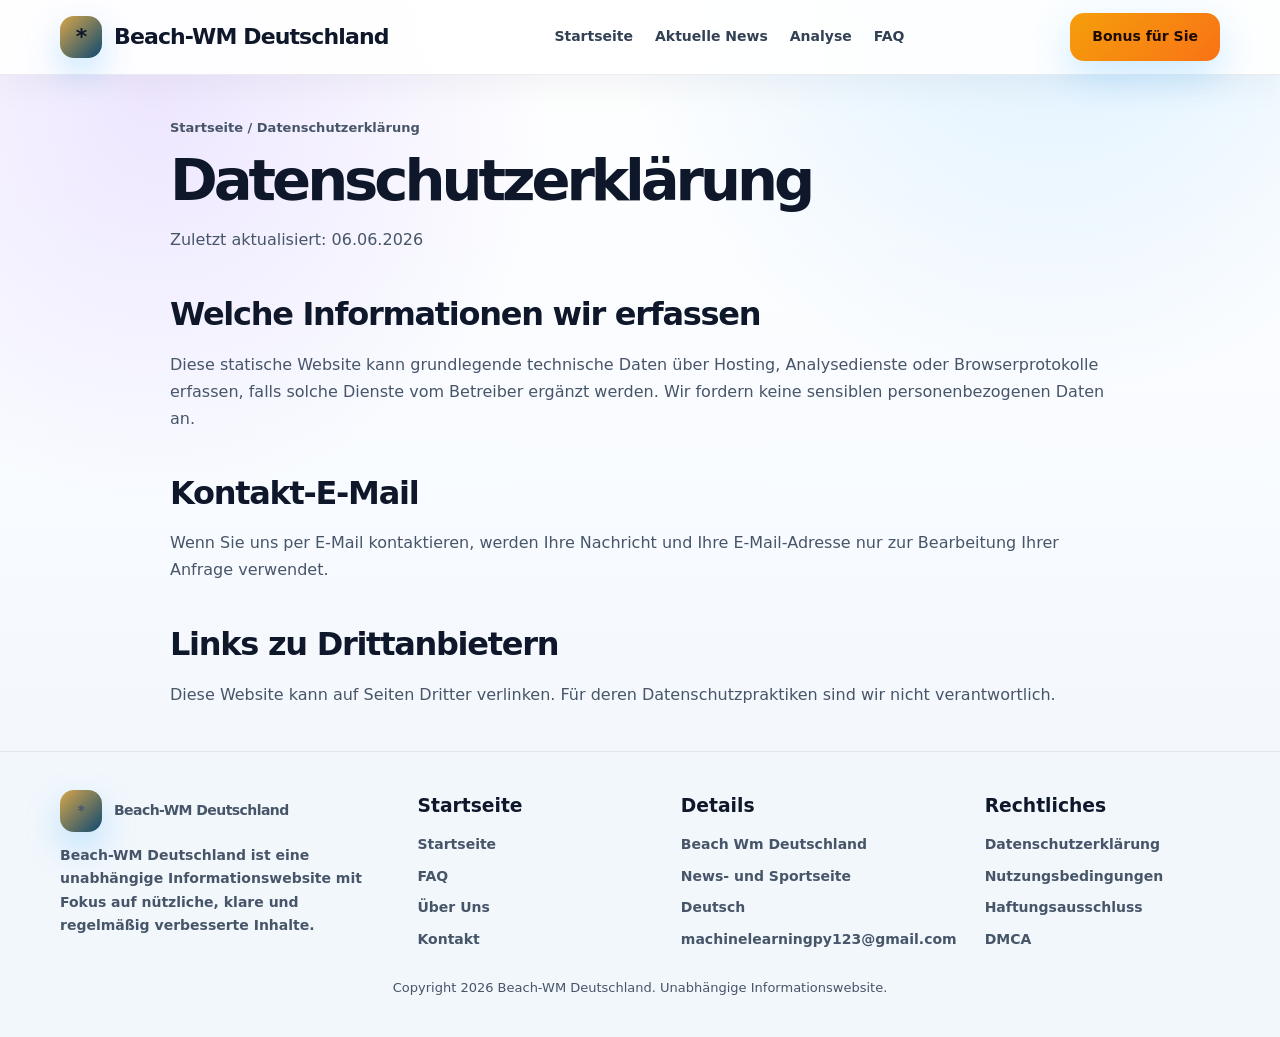
<file: pages/privacy-policy.html>
<!DOCTYPE html><html lang="de" dir="ltr"><head><meta charset="UTF-8" /><meta name="viewport" content="width=device-width, initial-scale=1.0" /><title>Datenschutzerklärung | Beach-WM Deutschland</title><meta name="description" content="Lesen Sie die Datenschutzerklärung von Beach-WM Deutschland." /><meta name="robots" content="index, follow, max-image-preview:large" /><link rel="canonical" href="https://machinelearningpy123.github.io/beach-wm-deutschland/pages/privacy-policy.html" /><meta property="og:title" content="Datenschutzerklärung | Beach-WM Deutschland" /><meta property="og:description" content="Lesen Sie die Datenschutzerklärung von Beach-WM Deutschland." /><meta property="og:type" content="website" /><meta property="og:url" content="https://machinelearningpy123.github.io/beach-wm-deutschland/pages/privacy-policy.html" /><meta property="og:image" content="https://machinelearningpy123.github.io/beach-wm-deutschland/assets/cover.svg" /><meta name="twitter:card" content="summary_large_image" /><meta name="twitter:image" content="https://machinelearningpy123.github.io/beach-wm-deutschland/assets/cover.svg" /><link rel="stylesheet" href="../assets/style.css" /></head><body><header class="header"><div class="container nav"><a class="brand" href="../index.html"><span class="logo">*</span><span>Beach-WM Deutschland</span></a><nav class="links" id="siteLinks"><a href="../index.html">Startseite</a><a href="../pages/latest-news.html">Aktuelle News</a><a href="../pages/analysis.html">Analyse</a><a href="../pages/faq.html">FAQ</a></nav><a class="btn bonus" href="https://www.effectivecpmnetwork.com/j9f627innq?key=be46e17df9e34aa3b5b8e77e88a34740" target="_blank" rel="noopener noreferrer">Bonus für Sie</a><button type="button" class="mobile" aria-label="Menü umschalten" aria-expanded="false" aria-controls="siteLinks">Menü</button></div></header><main class="section"><div class="container article"><div class="breadcrumb"><a href="../index.html">Startseite</a> / Datenschutzerklärung</div><h1>Datenschutzerklärung</h1><p>Zuletzt aktualisiert: 06.06.2026</p><h2>Welche Informationen wir erfassen</h2><p>Diese statische Website kann grundlegende technische Daten über Hosting, Analysedienste oder Browserprotokolle erfassen, falls solche Dienste vom Betreiber ergänzt werden. Wir fordern keine sensiblen personenbezogenen Daten an.</p><h2>Kontakt-E-Mail</h2><p>Wenn Sie uns per E-Mail kontaktieren, werden Ihre Nachricht und Ihre E-Mail-Adresse nur zur Bearbeitung Ihrer Anfrage verwendet.</p><h2>Links zu Drittanbietern</h2><p>Diese Website kann auf Seiten Dritter verlinken. Für deren Datenschutzpraktiken sind wir nicht verantwortlich.</p></div></main><footer class="footer"><div class="container footer-grid"><div><a class="brand" href="../index.html"><span class="logo">*</span><span>Beach-WM Deutschland</span></a><p style="margin-top:12px">Beach-WM Deutschland ist eine unabhängige Informationswebsite mit Fokus auf nützliche, klare und regelmäßig verbesserte Inhalte.</p></div><div><h3>Startseite</h3><ul><li><a href="../index.html">Startseite</a></li><li><a href="../pages/faq.html">FAQ</a></li><li><a href="../pages/about-us.html">Über Uns</a></li><li><a href="../pages/contact-us.html">Kontakt</a></li></ul></div><div><h3>Details</h3><ul><li>Beach Wm Deutschland</li><li>News- und Sportseite</li><li>Deutsch</li><li><a href="mailto:machinelearningpy123@gmail.com">machinelearningpy123@gmail.com</a></li></ul></div><div><h3>Rechtliches</h3><ul><li><a href="../pages/privacy-policy.html">Datenschutzerklärung</a></li><li><a href="../pages/terms-and-conditions.html">Nutzungsbedingungen</a></li><li><a href="../pages/disclaimer.html">Haftungsausschluss</a></li><li><a href="../pages/dmca.html">DMCA</a></li></ul></div></div><div class="container copy">Copyright 2026 Beach-WM Deutschland. Unabhängige Informationswebsite.</div></footer><script type="application/ld+json">
{
  "@context": "https://schema.org",
  "@type": "WebSite",
  "@id": "https://machinelearningpy123.github.io/beach-wm-deutschland/#website",
  "name": "Beach-WM Deutschland",
  "url": "https://machinelearningpy123.github.io/beach-wm-deutschland/",
  "description": "Beach-WM Deutschland bündelt aktuelle Infos, Einordnung und Folgeseiten rund um Beach Wm Deutschland.",
  "inLanguage": "de",
  "publisher": {
    "@id": "https://machinelearningpy123.github.io/beach-wm-deutschland/#organization"
  }
}
</script>
<script type="application/ld+json">
{
  "@context": "https://schema.org",
  "@type": "Organization",
  "@id": "https://machinelearningpy123.github.io/beach-wm-deutschland/#organization",
  "name": "Beach-WM Deutschland",
  "url": "https://machinelearningpy123.github.io/beach-wm-deutschland/",
  "email": "machinelearningpy123@gmail.com",
  "contactPoint": [
    {
      "@type": "ContactPoint",
      "email": "machinelearningpy123@gmail.com",
      "contactType": "editorial"
    }
  ],
  "publishingPrinciples": "https://machinelearningpy123.github.io/beach-wm-deutschland/pages/editorial-policy.html"
}
</script>
<script type="application/ld+json">
{
  "@context": "https://schema.org",
  "@type": "BreadcrumbList",
  "itemListElement": [
    {
      "@type": "ListItem",
      "position": 1,
      "name": "Startseite",
      "item": "https://machinelearningpy123.github.io/beach-wm-deutschland/"
    },
    {
      "@type": "ListItem",
      "position": 2,
      "name": "Datenschutzerklärung",
      "item": "https://machinelearningpy123.github.io/beach-wm-deutschland/pages/privacy-policy.html"
    }
  ]
}
</script>
<script type="application/ld+json">
{
  "@context": "https://schema.org",
  "@type": "WebPage",
  "@id": "https://machinelearningpy123.github.io/beach-wm-deutschland/pages/privacy-policy.html#webpage",
  "url": "https://machinelearningpy123.github.io/beach-wm-deutschland/pages/privacy-policy.html",
  "name": "Datenschutzerklärung",
  "description": "Lesen Sie die Datenschutzerklärung von Beach-WM Deutschland.",
  "isPartOf": {
    "@id": "https://machinelearningpy123.github.io/beach-wm-deutschland/#website"
  },
  "inLanguage": "de",
  "about": {
    "@type": "Thing",
    "name": "Beach Wm Deutschland"
  }
}
</script><script src="../assets/script.js"></script></body></html>
</file>
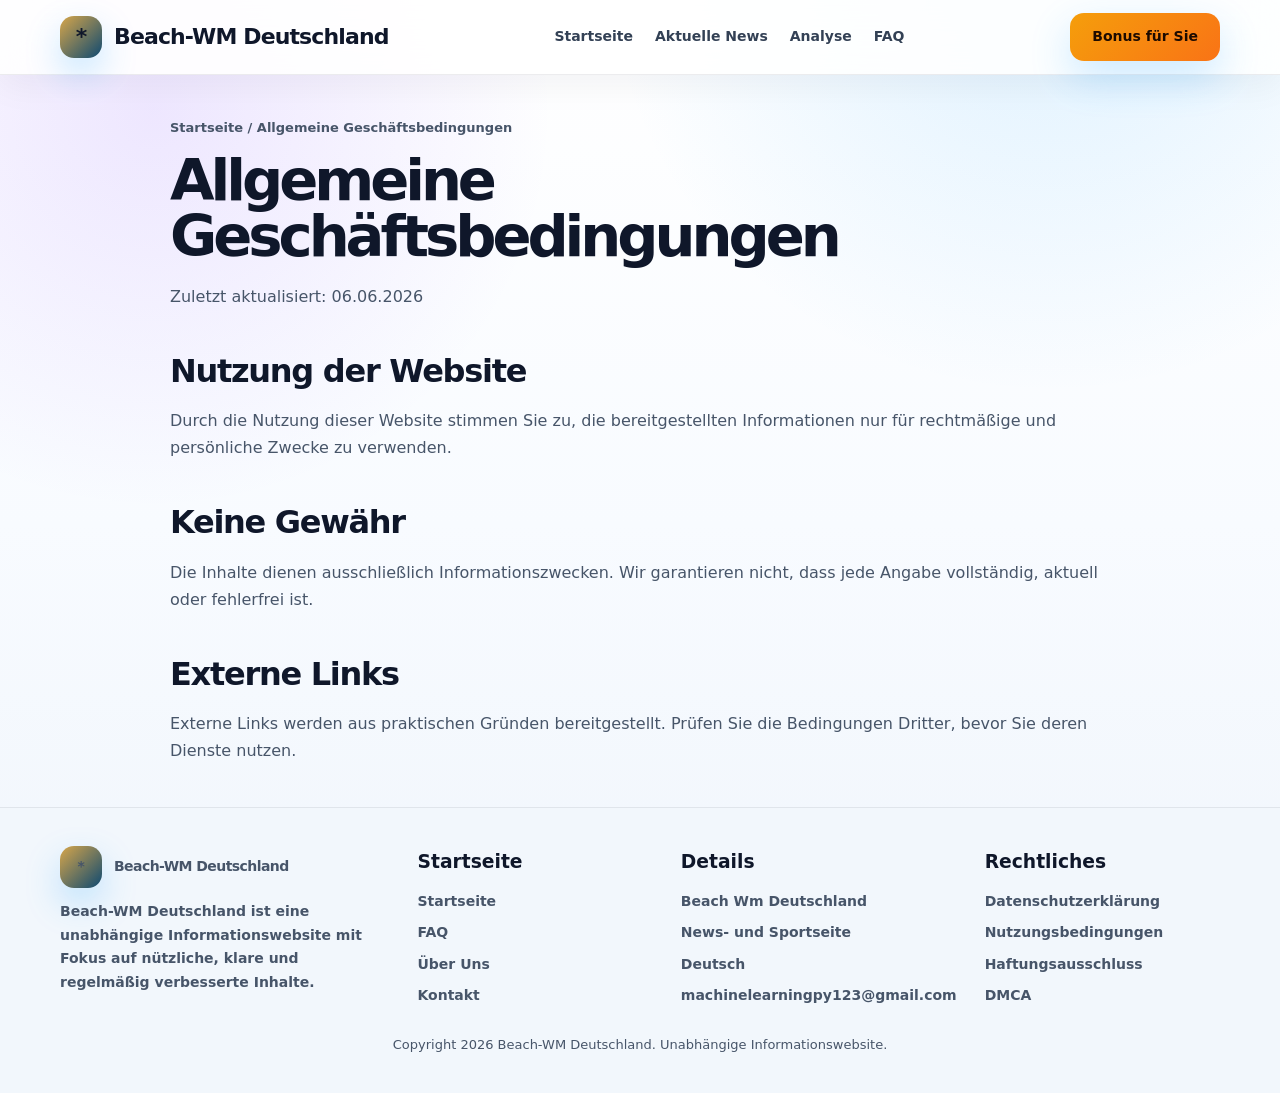
<file: pages/terms-and-conditions.html>
<!DOCTYPE html><html lang="de" dir="ltr"><head><meta charset="UTF-8" /><meta name="viewport" content="width=device-width, initial-scale=1.0" /><title>Allgemeine Geschäftsbedingungen | Beach-WM Deutschland</title><meta name="description" content="Lesen Sie die Allgemeinen Geschäftsbedingungen von Beach-WM Deutschland." /><meta name="robots" content="index, follow, max-image-preview:large" /><link rel="canonical" href="https://machinelearningpy123.github.io/beach-wm-deutschland/pages/terms-and-conditions.html" /><meta property="og:title" content="Allgemeine Geschäftsbedingungen | Beach-WM Deutschland" /><meta property="og:description" content="Lesen Sie die Allgemeinen Geschäftsbedingungen von Beach-WM Deutschland." /><meta property="og:type" content="website" /><meta property="og:url" content="https://machinelearningpy123.github.io/beach-wm-deutschland/pages/terms-and-conditions.html" /><meta property="og:image" content="https://machinelearningpy123.github.io/beach-wm-deutschland/assets/cover.svg" /><meta name="twitter:card" content="summary_large_image" /><meta name="twitter:image" content="https://machinelearningpy123.github.io/beach-wm-deutschland/assets/cover.svg" /><link rel="stylesheet" href="../assets/style.css" /></head><body><header class="header"><div class="container nav"><a class="brand" href="../index.html"><span class="logo">*</span><span>Beach-WM Deutschland</span></a><nav class="links" id="siteLinks"><a href="../index.html">Startseite</a><a href="../pages/latest-news.html">Aktuelle News</a><a href="../pages/analysis.html">Analyse</a><a href="../pages/faq.html">FAQ</a></nav><a class="btn bonus" href="https://www.effectivecpmnetwork.com/j9f627innq?key=be46e17df9e34aa3b5b8e77e88a34740" target="_blank" rel="noopener noreferrer">Bonus für Sie</a><button type="button" class="mobile" aria-label="Menü umschalten" aria-expanded="false" aria-controls="siteLinks">Menü</button></div></header><main class="section"><div class="container article"><div class="breadcrumb"><a href="../index.html">Startseite</a> / Allgemeine Geschäftsbedingungen</div><h1>Allgemeine Geschäftsbedingungen</h1><p>Zuletzt aktualisiert: 06.06.2026</p><h2>Nutzung der Website</h2><p>Durch die Nutzung dieser Website stimmen Sie zu, die bereitgestellten Informationen nur für rechtmäßige und persönliche Zwecke zu verwenden.</p><h2>Keine Gewähr</h2><p>Die Inhalte dienen ausschließlich Informationszwecken. Wir garantieren nicht, dass jede Angabe vollständig, aktuell oder fehlerfrei ist.</p><h2>Externe Links</h2><p>Externe Links werden aus praktischen Gründen bereitgestellt. Prüfen Sie die Bedingungen Dritter, bevor Sie deren Dienste nutzen.</p></div></main><footer class="footer"><div class="container footer-grid"><div><a class="brand" href="../index.html"><span class="logo">*</span><span>Beach-WM Deutschland</span></a><p style="margin-top:12px">Beach-WM Deutschland ist eine unabhängige Informationswebsite mit Fokus auf nützliche, klare und regelmäßig verbesserte Inhalte.</p></div><div><h3>Startseite</h3><ul><li><a href="../index.html">Startseite</a></li><li><a href="../pages/faq.html">FAQ</a></li><li><a href="../pages/about-us.html">Über Uns</a></li><li><a href="../pages/contact-us.html">Kontakt</a></li></ul></div><div><h3>Details</h3><ul><li>Beach Wm Deutschland</li><li>News- und Sportseite</li><li>Deutsch</li><li><a href="mailto:machinelearningpy123@gmail.com">machinelearningpy123@gmail.com</a></li></ul></div><div><h3>Rechtliches</h3><ul><li><a href="../pages/privacy-policy.html">Datenschutzerklärung</a></li><li><a href="../pages/terms-and-conditions.html">Nutzungsbedingungen</a></li><li><a href="../pages/disclaimer.html">Haftungsausschluss</a></li><li><a href="../pages/dmca.html">DMCA</a></li></ul></div></div><div class="container copy">Copyright 2026 Beach-WM Deutschland. Unabhängige Informationswebsite.</div></footer><script type="application/ld+json">
{
  "@context": "https://schema.org",
  "@type": "WebSite",
  "@id": "https://machinelearningpy123.github.io/beach-wm-deutschland/#website",
  "name": "Beach-WM Deutschland",
  "url": "https://machinelearningpy123.github.io/beach-wm-deutschland/",
  "description": "Beach-WM Deutschland bündelt aktuelle Infos, Einordnung und Folgeseiten rund um Beach Wm Deutschland.",
  "inLanguage": "de",
  "publisher": {
    "@id": "https://machinelearningpy123.github.io/beach-wm-deutschland/#organization"
  }
}
</script>
<script type="application/ld+json">
{
  "@context": "https://schema.org",
  "@type": "Organization",
  "@id": "https://machinelearningpy123.github.io/beach-wm-deutschland/#organization",
  "name": "Beach-WM Deutschland",
  "url": "https://machinelearningpy123.github.io/beach-wm-deutschland/",
  "email": "machinelearningpy123@gmail.com",
  "contactPoint": [
    {
      "@type": "ContactPoint",
      "email": "machinelearningpy123@gmail.com",
      "contactType": "editorial"
    }
  ],
  "publishingPrinciples": "https://machinelearningpy123.github.io/beach-wm-deutschland/pages/editorial-policy.html"
}
</script>
<script type="application/ld+json">
{
  "@context": "https://schema.org",
  "@type": "BreadcrumbList",
  "itemListElement": [
    {
      "@type": "ListItem",
      "position": 1,
      "name": "Startseite",
      "item": "https://machinelearningpy123.github.io/beach-wm-deutschland/"
    },
    {
      "@type": "ListItem",
      "position": 2,
      "name": "Allgemeine Geschäftsbedingungen",
      "item": "https://machinelearningpy123.github.io/beach-wm-deutschland/pages/terms-and-conditions.html"
    }
  ]
}
</script>
<script type="application/ld+json">
{
  "@context": "https://schema.org",
  "@type": "WebPage",
  "@id": "https://machinelearningpy123.github.io/beach-wm-deutschland/pages/terms-and-conditions.html#webpage",
  "url": "https://machinelearningpy123.github.io/beach-wm-deutschland/pages/terms-and-conditions.html",
  "name": "Allgemeine Geschäftsbedingungen",
  "description": "Lesen Sie die Allgemeinen Geschäftsbedingungen von Beach-WM Deutschland.",
  "isPartOf": {
    "@id": "https://machinelearningpy123.github.io/beach-wm-deutschland/#website"
  },
  "inLanguage": "de",
  "about": {
    "@type": "Thing",
    "name": "Beach Wm Deutschland"
  }
}
</script><script src="../assets/script.js"></script></body></html>
</file>
<file: assets/style.css>
:root{--bg:#07101f;--card:#111f3a;--text:#f7fbff;--muted:#a9b8cf;--line:rgba(255,255,255,.1);--primary:#d7a64a;--secondary:#0e4971;--green:#4ade80;--orange:#f59e0b;--shadow:0 24px 70px rgba(0,0,0,.32);--radius:24px;--container:1160px}
*{box-sizing:border-box;margin:0;padding:0}html{scroll-behavior:smooth}
body{font-family:Inter,ui-sans-serif,system-ui,-apple-system,BlinkMacSystemFont,"Segoe UI",Arial,sans-serif;color:var(--text);background:radial-gradient(circle at 80% -5%,rgba(45,168,255,.25),transparent 30rem),radial-gradient(circle at 10% 12%,rgba(124,60,255,.22),transparent 28rem),linear-gradient(180deg,#050b18 0%,#081326 48%,#050b18 100%);line-height:1.68;overflow-x:hidden;direction:ltr}
a{color:inherit;text-decoration:none}.container{width:min(var(--container),calc(100% - 36px));margin:auto}
.header{position:sticky;top:0;z-index:50;background:rgba(5,11,24,.78);backdrop-filter:blur(18px);border-bottom:1px solid var(--line)}
.nav{position:relative;height:74px;display:flex;align-items:center;justify-content:space-between;gap:22px}.brand{display:flex;align-items:center;gap:12px;font-weight:900;font-size:22px;letter-spacing:-.04em}
.logo{width:42px;height:42px;border-radius:14px;display:grid;place-items:center;background:linear-gradient(135deg,var(--primary),var(--secondary));box-shadow:0 15px 35px rgba(45,168,255,.28);font-weight:900}
.links{display:flex;gap:22px;font-size:14px;font-weight:800;color:#d7e4f7;align-items:center}.links a:hover,.links .active{color:#fff}
.btn{display:inline-flex;align-items:center;justify-content:center;gap:10px;min-height:48px;padding:0 22px;border-radius:14px;border:0;font-size:14px;font-weight:900;color:#fff;background:linear-gradient(135deg,var(--primary),var(--secondary));box-shadow:0 16px 40px rgba(45,168,255,.24);transition:.2s ease;white-space:nowrap;cursor:pointer}.btn:hover{transform:translateY(-2px)}.btn.secondary{background:rgba(255,255,255,.06);border:1px solid var(--line);box-shadow:none}.btn.safe{background:linear-gradient(135deg,#16a34a,#22c55e);color:#04130a}.btn.bonus{background:linear-gradient(135deg,#f59e0b,#f97316);color:#1d0b00}
.mobile{display:none;width:44px;height:44px;border:1px solid var(--line);border-radius:13px;background:rgba(255,255,255,.06);color:#fff;font-size:22px}
.hero{padding:64px 0 38px}.hero-grid{display:grid;grid-template-columns:1.05fr .95fr;align-items:center;gap:48px}.kicker{display:inline-flex;align-items:center;gap:8px;background:rgba(45,168,255,.13);border:1px solid rgba(45,168,255,.27);color:#d9f4ff;border-radius:999px;padding:7px 13px;font-size:13px;font-weight:900;margin-bottom:18px}
h1{font-size:clamp(40px,5.3vw,72px);line-height:.98;letter-spacing:-.07em;margin-bottom:18px}.hero p{font-size:18px;color:#c8d6e9;max-width:680px;margin-bottom:22px}.notice,.hero-note{background:rgba(251,146,60,.1);border:1px solid rgba(251,146,60,.24);color:#fed7aa;border-radius:16px;padding:14px 16px;margin:18px 0;font-size:14px;font-weight:750}.hero-actions{display:flex;gap:12px;flex-wrap:wrap;margin:24px 0 18px}
.quick-info{display:grid;grid-template-columns:repeat(4,1fr);gap:12px;margin-top:24px;max-width:760px}.info-card{background:rgba(255,255,255,.055);border:1px solid var(--line);border-radius:16px;padding:14px}.info-card small{display:block;color:var(--muted);font-size:12px;font-weight:900;text-transform:uppercase;letter-spacing:.04em}.info-card strong{display:block;margin-top:3px;font-size:16px}
.visual{position:relative;min-height:480px;display:flex;align-items:center;justify-content:center}.visual:before{content:"";position:absolute;width:410px;height:410px;border-radius:50%;background:radial-gradient(circle,rgba(45,168,255,.28),transparent 55%),radial-gradient(circle at 70% 40%,rgba(124,60,255,.4),transparent 42%);filter:blur(18px)}.mockup{position:relative;z-index:2;width:315px;min-height:430px;border-radius:34px;border:1px solid var(--line);background:linear-gradient(180deg,rgba(17,31,58,.95),rgba(6,16,36,.94));box-shadow:var(--shadow);padding:24px}.mockup-ring{width:170px;height:170px;border-radius:50%;margin:18px auto;background:conic-gradient(var(--primary) 0 72%,rgba(255,255,255,.08) 72% 100%);display:grid;place-items:center;box-shadow:0 0 55px rgba(45,168,255,.22)}.mockup-ring span{width:128px;height:128px;border-radius:50%;background:#09162b;display:grid;place-items:center;text-align:center;font-weight:900;font-size:22px;padding:10px}.mock-row{display:flex;align-items:center;gap:10px;background:rgba(255,255,255,.06);border:1px solid var(--line);padding:12px;border-radius:15px;margin-top:10px}.mock-ico{width:36px;height:36px;border-radius:12px;display:grid;place-items:center;background:linear-gradient(135deg,var(--primary),var(--secondary));font-weight:900}.float{position:absolute;z-index:3;background:rgba(17,31,58,.88);border:1px solid var(--line);backdrop-filter:blur(16px);border-radius:18px;padding:14px 16px;box-shadow:var(--shadow)}.float.one{left:10px;top:90px}.float.two{right:15px;bottom:110px}.float strong{display:block;font-size:22px}.float span{color:var(--muted);font-size:12px;font-weight:900}
.section{padding:42px 0}.section-head{text-align:center;max-width:850px;margin:0 auto 25px}.section-head h2{font-size:clamp(30px,3.2vw,46px);letter-spacing:-.055em;line-height:1.05;margin-bottom:10px}.section-head p,.muted{color:#b6c5d8}.grid-3{display:grid;grid-template-columns:repeat(3,1fr);gap:18px}.grid-2{display:grid;grid-template-columns:repeat(2,1fr);gap:22px}.card{background:linear-gradient(180deg,rgba(17,31,58,.92),rgba(10,21,42,.88));border:1px solid var(--line);border-radius:var(--radius);padding:24px;box-shadow:0 18px 45px rgba(0,0,0,.22)}.card h2{font-size:32px;letter-spacing:-.045em;margin-bottom:12px}.card h3{font-size:22px;letter-spacing:-.035em;margin-bottom:10px}.card p,.card li{color:var(--muted);font-size:15px}.card ul,.card ol{padding-left:22px;margin-top:10px}.icon{width:56px;height:56px;border-radius:18px;display:grid;place-items:center;background:linear-gradient(135deg,var(--primary),var(--secondary));margin-bottom:14px;font-size:25px}.warning{border-color:rgba(251,146,60,.32);background:linear-gradient(180deg,rgba(69,40,15,.55),rgba(22,24,35,.85))}.success{border-color:rgba(74,222,128,.28);background:linear-gradient(180deg,rgba(17,55,38,.55),rgba(10,21,42,.86))}
.table-wrap{overflow:auto;border-radius:20px;border:1px solid var(--line);margin:14px 0}table{width:100%;border-collapse:collapse;background:rgba(255,255,255,.035)}td,th{padding:14px 16px;text-align:left;border-bottom:1px solid var(--line);font-size:15px}th{background:rgba(255,255,255,.05)}td:first-child{font-weight:900;color:#dbeafe}td:last-child{color:var(--muted)}.cta{display:grid;grid-template-columns:1fr auto;gap:20px;align-items:center;background:linear-gradient(135deg,rgba(45,168,255,.16),rgba(124,60,255,.2));border:1px solid rgba(255,255,255,.13);border-radius:28px;padding:30px;box-shadow:var(--shadow)}.cta h2{font-size:34px;line-height:1.05;letter-spacing:-.05em;margin-bottom:8px}.cta p{color:#c9d6e7}.article{max-width:940px;margin:auto}.article h1{font-size:clamp(36px,4.5vw,60px)}.article h2{font-size:32px;letter-spacing:-.04em;margin:34px 0 10px}.article h3{font-size:23px;margin:24px 0 8px}.article p,.article li{color:#bdc9d9}.article ul,.article ol{padding-left:23px;margin:12px 0}.breadcrumb{color:var(--muted);font-size:13px;font-weight:800;margin-bottom:14px}.faq{display:grid;gap:12px}.faq-item{background:rgba(255,255,255,.045);border:1px solid var(--line);border-radius:18px;overflow:hidden}.faq-q{padding:17px 19px;display:flex;justify-content:space-between;gap:18px;font-weight:900;cursor:pointer}.faq-a{max-height:0;overflow:hidden;transition:.25s ease}.faq-a p{padding:0 19px 17px;color:var(--muted)}.faq-item.active .faq-a{max-height:220px}.contact-form input,.contact-form textarea,.tool-box textarea{width:100%;padding:14px 15px;border-radius:14px;border:1px solid var(--line);background:rgba(255,255,255,.06);color:var(--text);margin-bottom:12px}.contact-form textarea,.tool-box textarea{min-height:130px}.footer{padding:38px 0;border-top:1px solid var(--line);background:rgba(3,8,18,.55)}.footer-grid{display:grid;grid-template-columns:1.4fr repeat(3,1fr);gap:28px}.footer p,.footer a,.footer li{color:var(--muted);font-size:14px;font-weight:700}.footer h3{margin-bottom:12px}.footer ul{list-style:none;display:grid;gap:8px}.copy{text-align:center;color:var(--muted);font-size:13px;margin-top:26px}
@media(max-width:980px){.links{display:none;position:absolute;top:100%;left:0;right:0;flex-direction:column;align-items:flex-start;gap:14px;padding:16px 22px 22px;background:rgba(5,11,24,.96);border-bottom:1px solid var(--line);box-shadow:0 22px 48px rgba(0,0,0,.35);z-index:40}.header.nav-open .links{display:flex}.mobile{display:block;cursor:pointer;flex-shrink:0}.hero-grid,.grid-3,.grid-2,.footer-grid,.cta{grid-template-columns:1fr}.quick-info{grid-template-columns:repeat(2,1fr)}.visual{min-height:410px}.float.one{left:0}.float.two{right:0}}
@media(max-width:620px){.container{width:min(100% - 24px,var(--container))}.nav .btn{display:inline-flex!important;min-height:40px;padding:0 12px;font-size:12px}.quick-info{grid-template-columns:1fr}.float{display:none}.mockup{width:100%;min-height:auto}h1{font-size:38px}.hero{padding-top:38px}}

:root{--bg:#f4f7fb;--card:#ffffff;--text:#0f172a;--muted:#475569;--line:rgba(15,23,42,.10);--shadow:0 22px 60px rgba(15,23,42,.10)}
body{background:radial-gradient(circle at 82% -5%,rgba(45,168,255,.16),transparent 28rem),radial-gradient(circle at 12% 10%,rgba(124,60,255,.12),transparent 25rem),linear-gradient(180deg,#ffffff 0%,#f8fbff 48%,#eef4fb 100%)}
.header{background:rgba(255,255,255,.88);border-bottom:1px solid rgba(15,23,42,.08);box-shadow:0 10px 36px rgba(15,23,42,.05)}
.links{color:#334155}.links a:hover,.links .active{color:#0f172a}
.btn.secondary{background:#fff;color:#0f172a;border:1px solid rgba(15,23,42,.12)}
.mobile{background:#fff;color:#0f172a;border-color:rgba(15,23,42,.12)}
.kicker{background:rgba(45,168,255,.08);border-color:rgba(45,168,255,.18);color:#0f4c81}
.hero p,.section-head p,.muted,.card p,.card li,.article p,.article li,.cta p,.footer p,.footer a,.footer li,.copy,.breadcrumb,td:last-child,.info-card small,.faq-a p{color:#475569}
.notice,.hero-note{background:rgba(245,158,11,.12);border-color:rgba(245,158,11,.22);color:#9a3412}
.info-card{background:rgba(255,255,255,.92);box-shadow:0 18px 36px rgba(15,23,42,.06)}
.visual:before{background:radial-gradient(circle,rgba(45,168,255,.18),transparent 55%),radial-gradient(circle at 70% 40%,rgba(124,60,255,.16),transparent 42%)}
.mockup{border-color:rgba(15,23,42,.10);background:linear-gradient(180deg,#ffffff,#f7fbff);box-shadow:var(--shadow)}
.mockup h3,.mockup b,.float strong,.card h2,.card h3,.article h2,.article h3,.cta h2,td:first-child,.faq-q{color:#0f172a}
.mockup-ring{box-shadow:0 0 40px rgba(45,168,255,.16)}
.mockup-ring span{background:#ffffff;color:#0f172a}
.mock-row,.faq-item,.contact-form input,.contact-form textarea,.tool-box textarea{background:rgba(255,255,255,.96);border-color:rgba(15,23,42,.10)}
.float{background:rgba(255,255,255,.96);border-color:rgba(15,23,42,.10)}
.card{background:linear-gradient(180deg,#ffffff,#f8fbff);border-color:rgba(15,23,42,.10);box-shadow:0 16px 36px rgba(15,23,42,.08)}
.warning{border-color:rgba(245,158,11,.24);background:linear-gradient(180deg,rgba(255,247,237,.96),rgba(255,250,245,.98))}
.success{border-color:rgba(34,197,94,.22);background:linear-gradient(180deg,rgba(240,253,244,.96),rgba(247,254,249,.98))}
table{background:#ffffff}th{background:rgba(148,163,184,.10)}
.cta{background:linear-gradient(135deg,rgba(45,168,255,.10),rgba(124,60,255,.10));border-color:rgba(15,23,42,.10)}
.footer{background:rgba(243,247,252,.96);border-top:1px solid rgba(15,23,42,.08)}
@media(max-width:980px){.links{background:rgba(255,255,255,.98);border-bottom:1px solid rgba(15,23,42,.08);box-shadow:0 22px 48px rgba(15,23,42,.12)}}
</file>
